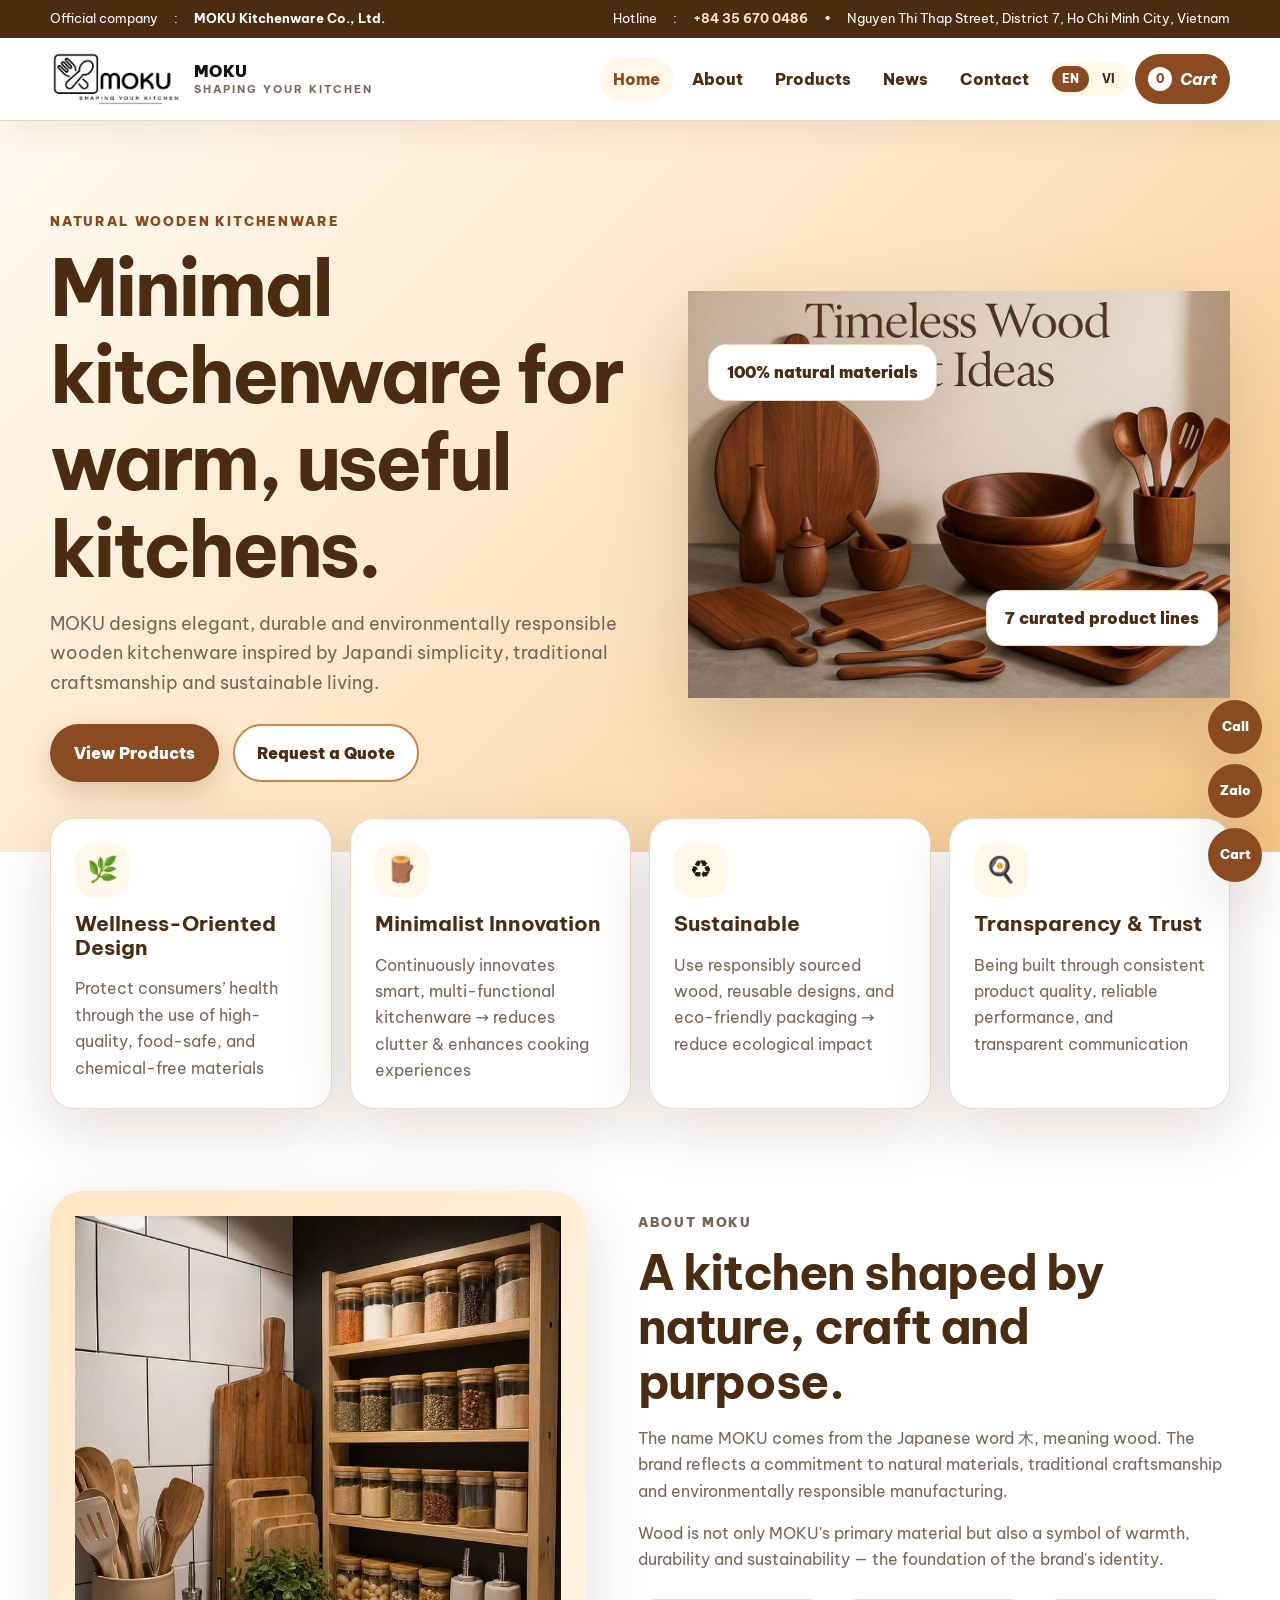
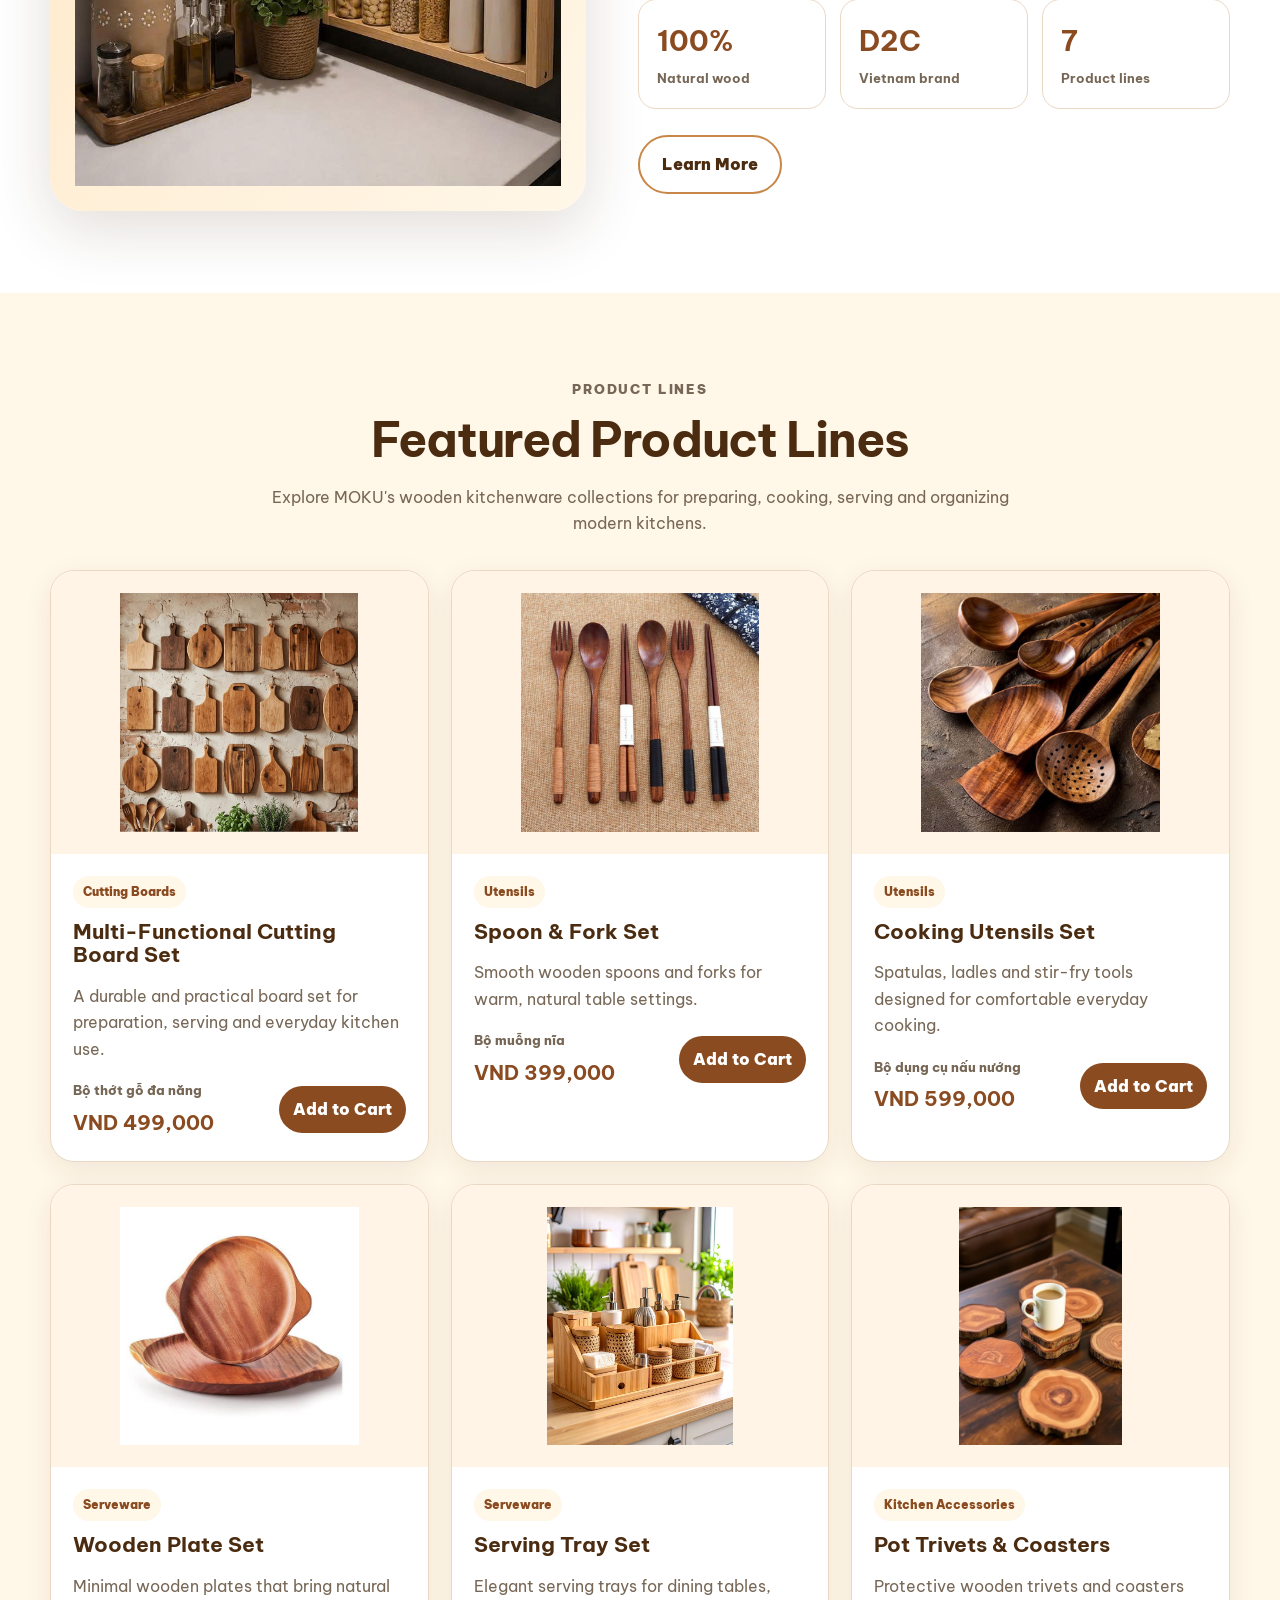
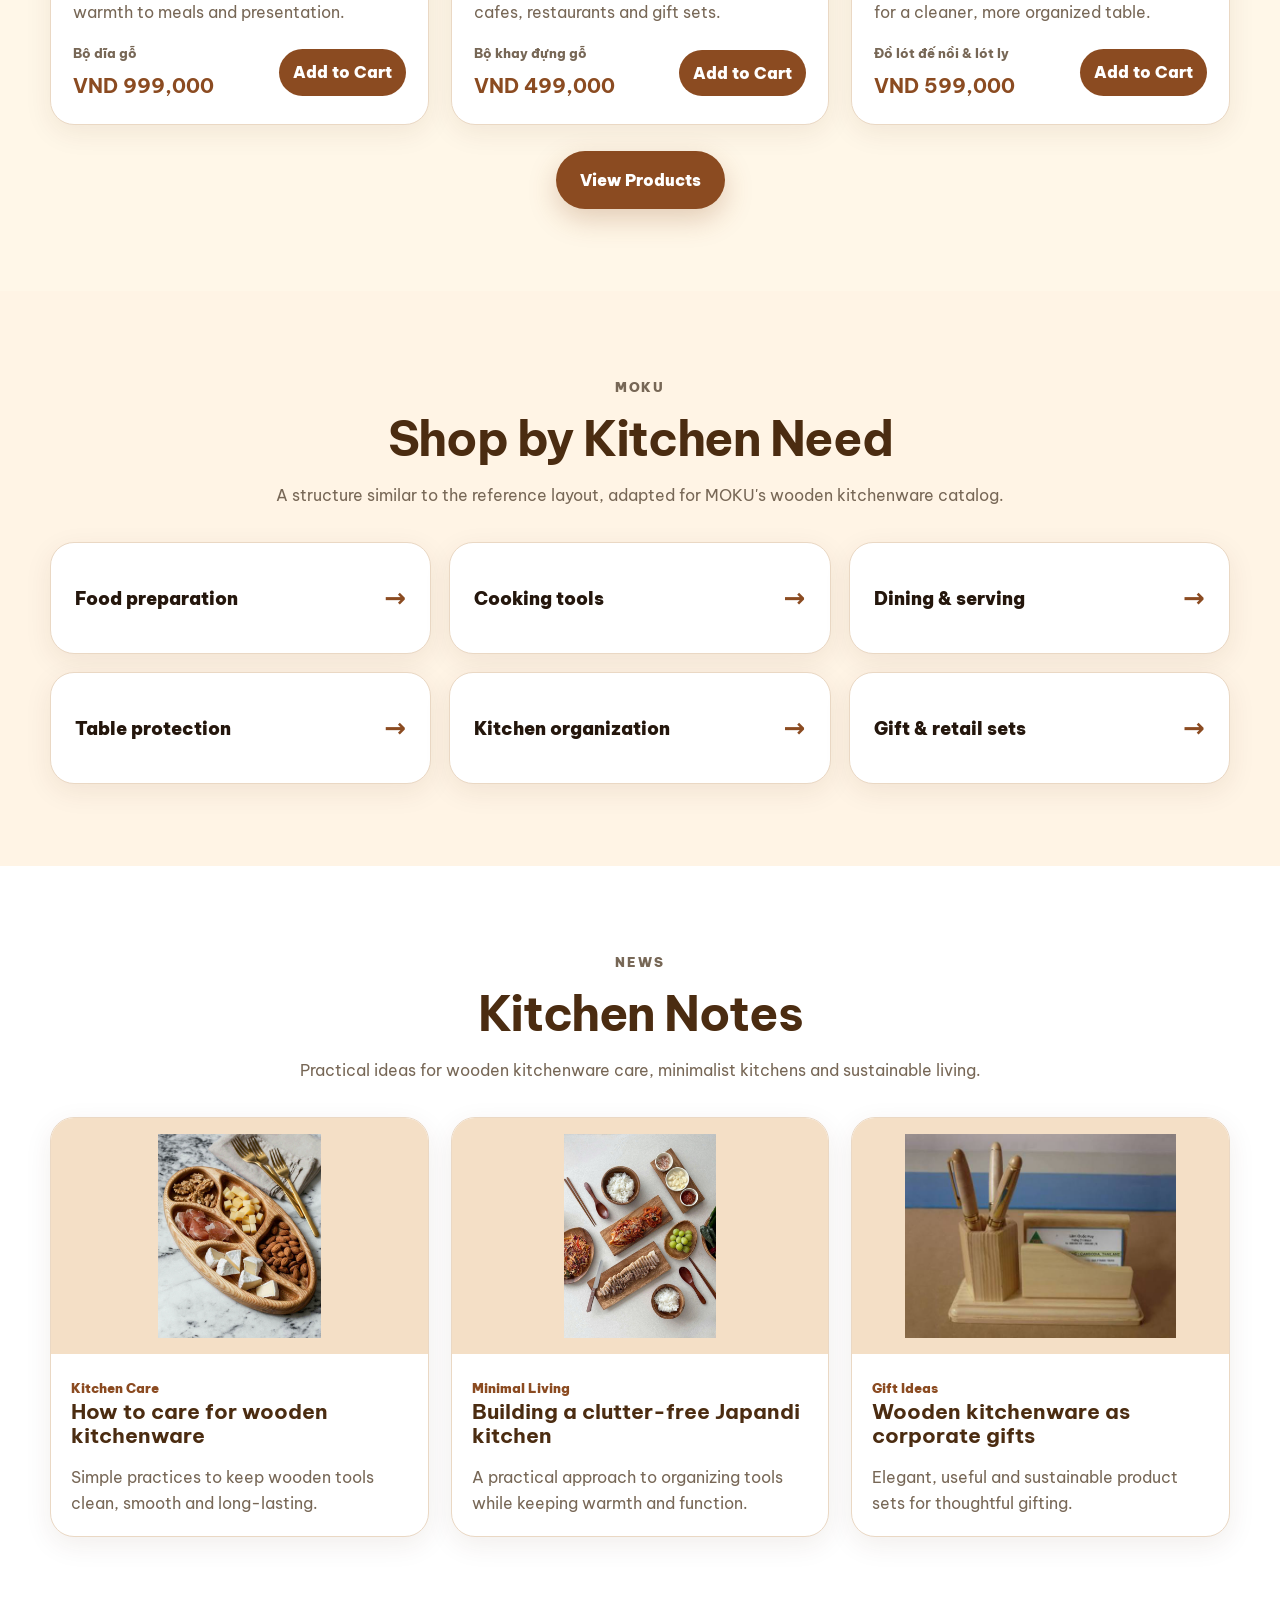
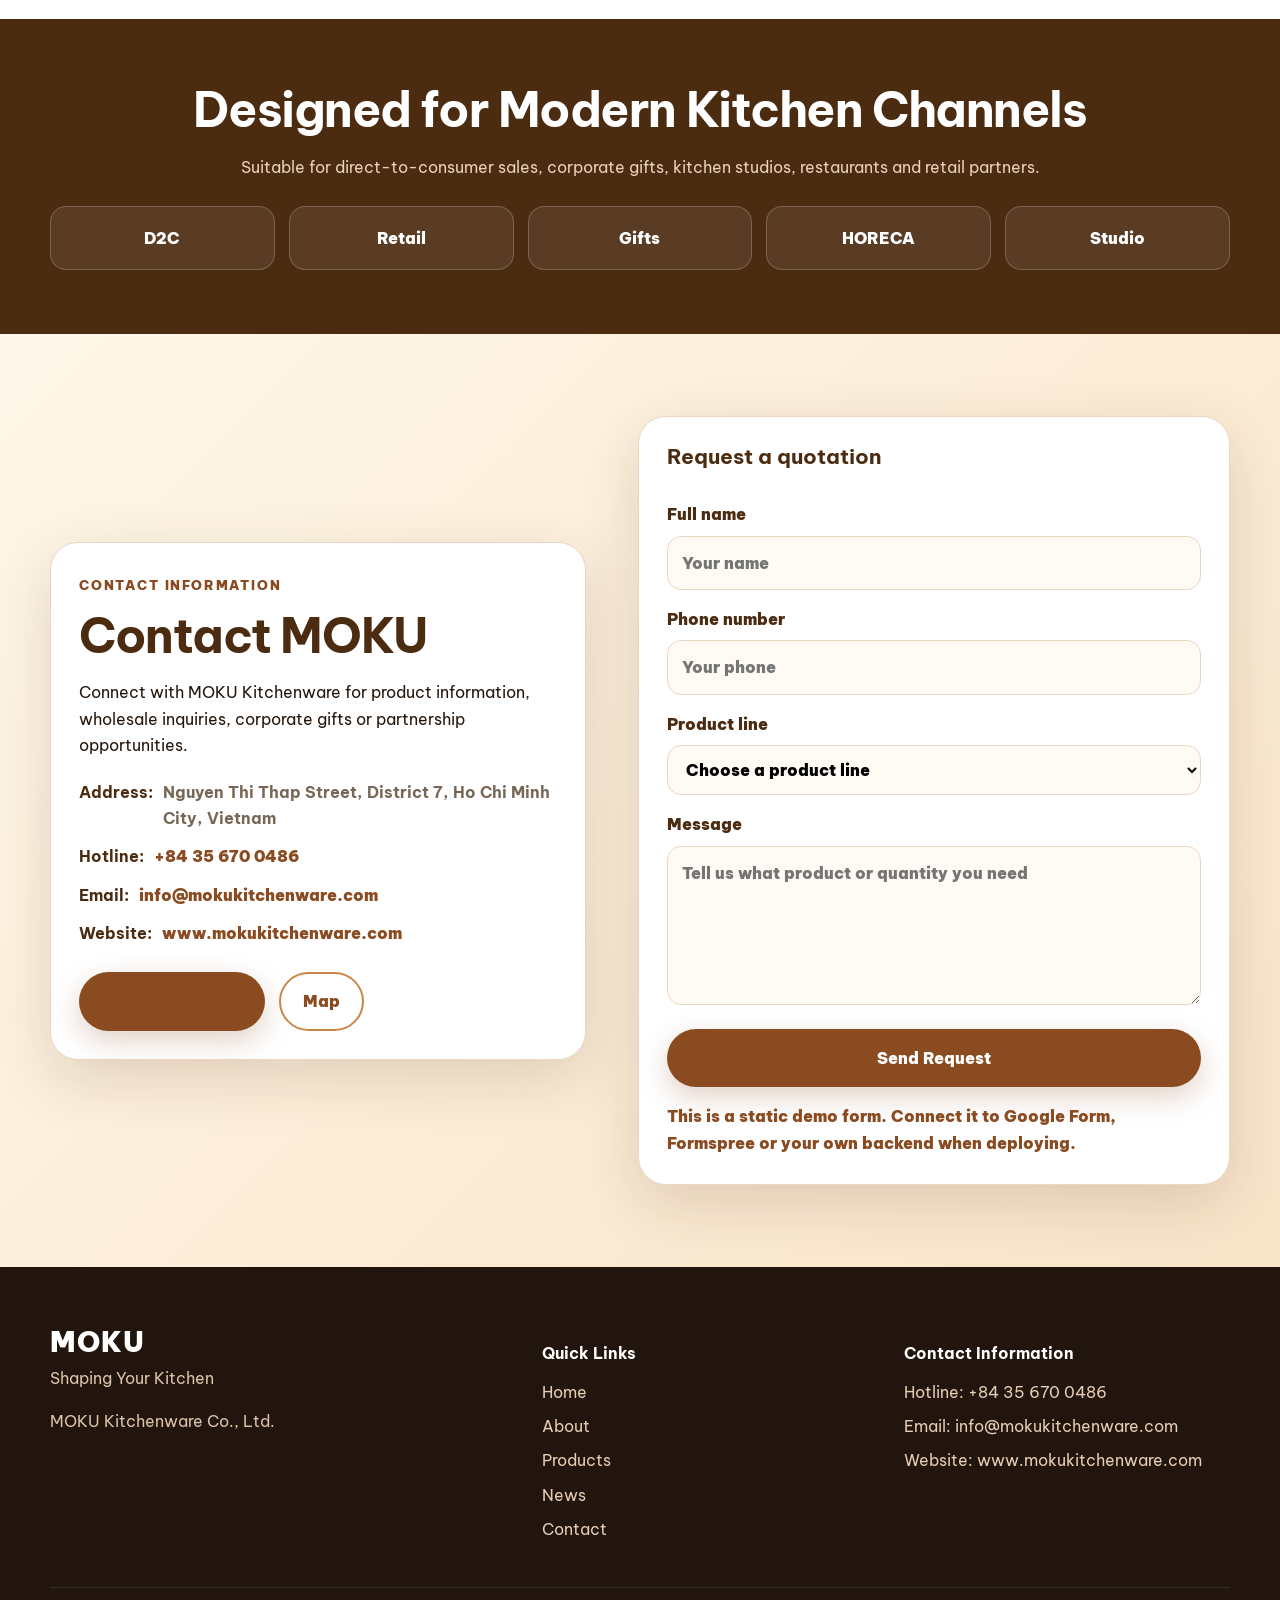
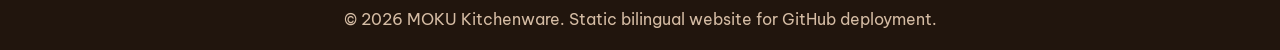
<file: index.html>
<!doctype html>
<html lang="en">
<head>
  <meta charset="utf-8">
  <meta name="viewport" content="width=device-width, initial-scale=1">
  <meta name="description" content="MOKU Kitchenware - Shaping Your Kitchen">
  <title>MOKU Kitchenware - Shaping Your Kitchen</title>
  <link rel="icon" href="assets/images/favicon.jpg">
  <link rel="preconnect" href="https://fonts.googleapis.com">
  <link rel="preconnect" href="https://fonts.gstatic.com" crossorigin>
  <link href="https://fonts.googleapis.com/css2?family=Be+Vietnam+Pro:wght@400;500;600;700;800;900&display=swap" rel="stylesheet">
  <link rel="stylesheet" href="assets/css/style.css">
</head>
<body>
  <header class="site-header" id="top">
    <div class="topbar">
      <div class="container topbar__inner">
        <div class="topbar__left"><span data-i18n="common.legalPrefix">Official company</span>: <strong class="company-name">MOKU Kitchenware Co., Ltd.</strong></div>
        <div class="topbar__right"><span data-i18n="common.hotline">Hotline</span>: <a class="phone-link company-phone" href="#">+84 35 670 0486</a><span>•</span><span class="company-address">Nguyen Thi Thap Street, District 7, Ho Chi Minh City, Vietnam</span></div>
      </div>
    </div>
    <nav class="navbar" aria-label="Main navigation">
      <div class="container navbar__inner">
        <a href="trang-chu/" class="brand" data-route="home" aria-label="MOKU Kitchenware">
          <img src="assets/images/logo.png" alt="MOKU Kitchenware" class="brand__logo">
          <span class="brand__text">MOKU <small class="brand__tag">Shaping Your Kitchen</small></span>
        </a>
        <button class="nav-toggle" id="navToggle" aria-label="Open menu" aria-expanded="false">☰</button>
        <ul class="nav-links" id="navLinks">
          <li><a href="trang-chu/" data-route="home" data-i18n="common.navHome">Home</a></li>
          <li><a href="gioi-thieu/" data-route="about" data-i18n="common.navAbout">About</a></li>
          <li class="has-dropdown">
            <a href="san-pham/" data-route="products" data-i18n="common.navProducts">Products</a>
            <ul class="dropdown">
              <li><a href="../san-pham/" data-route="products" data-product-menu="0">Multi-Functional Cutting Board Set</a></li>
              <li><a href="../san-pham/" data-route="products" data-product-menu="2">Cooking Utensils Set</a></li>
              <li><a href="../san-pham/" data-route="products" data-product-menu="4">Serving Plate &Tray Set</a></li>
              <li><a href="../san-pham/" data-route="products" data-product-menu="5">Pot Trivets & Coasters</a></li>
              <li><a href="../san-pham/" data-route="products" data-product-menu="6">Knife & Scissors Block</a></li>
            </ul>
          </li>
          <li><a href="tin-tuc/" data-route="news" data-i18n="common.navNews">News</a></li>
          <li><a href="lien-he/" data-route="contact" data-i18n="common.navContact">Contact</a></li>
          <li><div class="lang-switch" aria-label="Language"><button type="button" data-lang="en">EN</button><button type="button" data-lang="vi">VI</button></div></li>
          <li><button class="quote-basket" id="openQuote" type="button"><span id="quoteCount">0</span> <em data-i18n="common.quoteList">Quote List</em></button></li>
        </ul>
      </div>
    </nav>
  </header>

  <main id="pageRoot"></main>

  <footer class="footer">
    <div class="container footer__grid">
      <div>
        <div class="logo-word">MOKU</div>
        <p data-i18n="common.brandTagline">Shaping Your Kitchen</p>
        <p class="company-name">MOKU Kitchenware Co., Ltd.</p>
      </div>
      <div>
        <h4 data-i18n="common.quickLinks">Quick Links</h4>
        <a href="trang-chu/" data-route="home" data-i18n="common.navHome">Home</a>
        <a href="gioi-thieu/" data-route="about" data-i18n="common.navAbout">About</a>
        <a href="san-pham/" data-route="products" data-i18n="common.navProducts">Products</a>
        <a href="tin-tuc/" data-route="news" data-i18n="common.navNews">News</a>
        <a href="lien-he/" data-route="contact" data-i18n="common.navContact">Contact</a>
      </div>
      <div>
        <h4 data-i18n="common.contactInfo">Contact Information</h4>
        <a class="phone-link" href="#"><span data-i18n="common.hotline">Hotline</span>: <span class="company-phone">+84 35 670 0486</span></a>
        <a class="email-link" href="#"><span data-i18n="common.email">Email</span>: <span class="company-email">info@mokukitchenware.com</span></a>
        <a class="website-link" href="#" target="_blank" rel="noopener"><span data-i18n="common.website">Website</span>: <span class="company-website">www.mokukitchenware.com</span></a>
      </div>
    </div>
    <div class="container footer__bottom">© 2026 MOKU Kitchenware. Static bilingual website for GitHub deployment.</div>
  </footer>

  <div class="floating-actions" aria-label="Quick contact">
    <a class="phone-link" href="#" data-i18n="common.call">Call</a>
    <a class="zalo-link" href="#" target="_blank" rel="noopener" data-i18n="common.zalo">Zalo</a>
    <button id="floatQuote" type="button" data-i18n="common.quoteList">Cart</button>
  </div>

  <aside class="cart-panel" id="quotePanel" aria-hidden="true">
    <div class="cart-panel__box">
      <div class="cart-panel__header"><h3 id="quotePanelTitle">Quote List</h3><button id="closeQuote" type="button" aria-label="Close">×</button></div>
      <div class="quote-items" id="quoteItems"></div>
      <div class="cart-total"><span id="cartSubtotalLabel">Subtotal</span><strong id="cartTotal">0đ</strong></div>
      <div class="quote-actions"><button class="btn btn--primary" id="openQuoteLink" type="button">Open Quote Link</button><button class="btn btn--outline" id="clearQuote" type="button">Clear List</button></div>
    </div>
  </aside>

  <script>window.MOKU_BASE = ""; window.MOKU_PAGE = "home";</script>
  <script src="assets/js/config.js"></script>
  <script src="assets/js/content.js"></script>
  <script src="assets/js/main.js"></script>
</body>
</html>
</file>
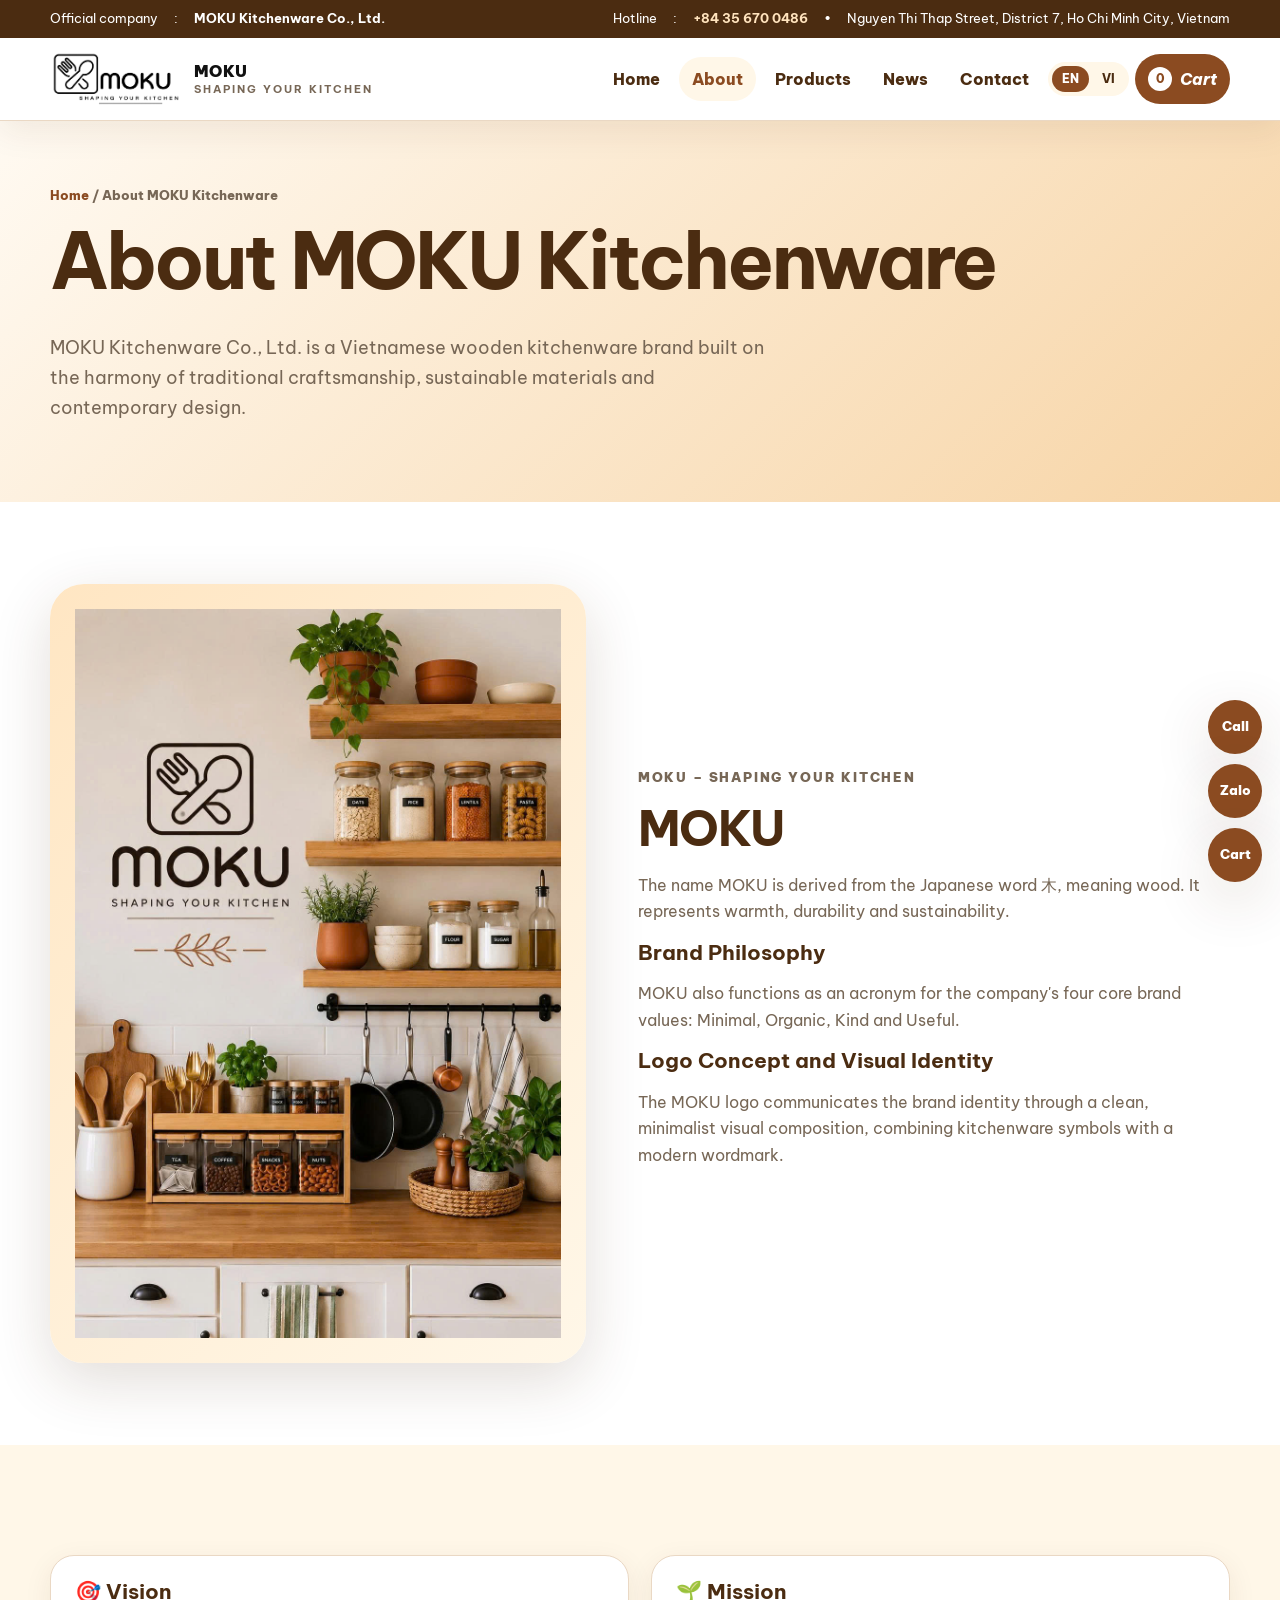
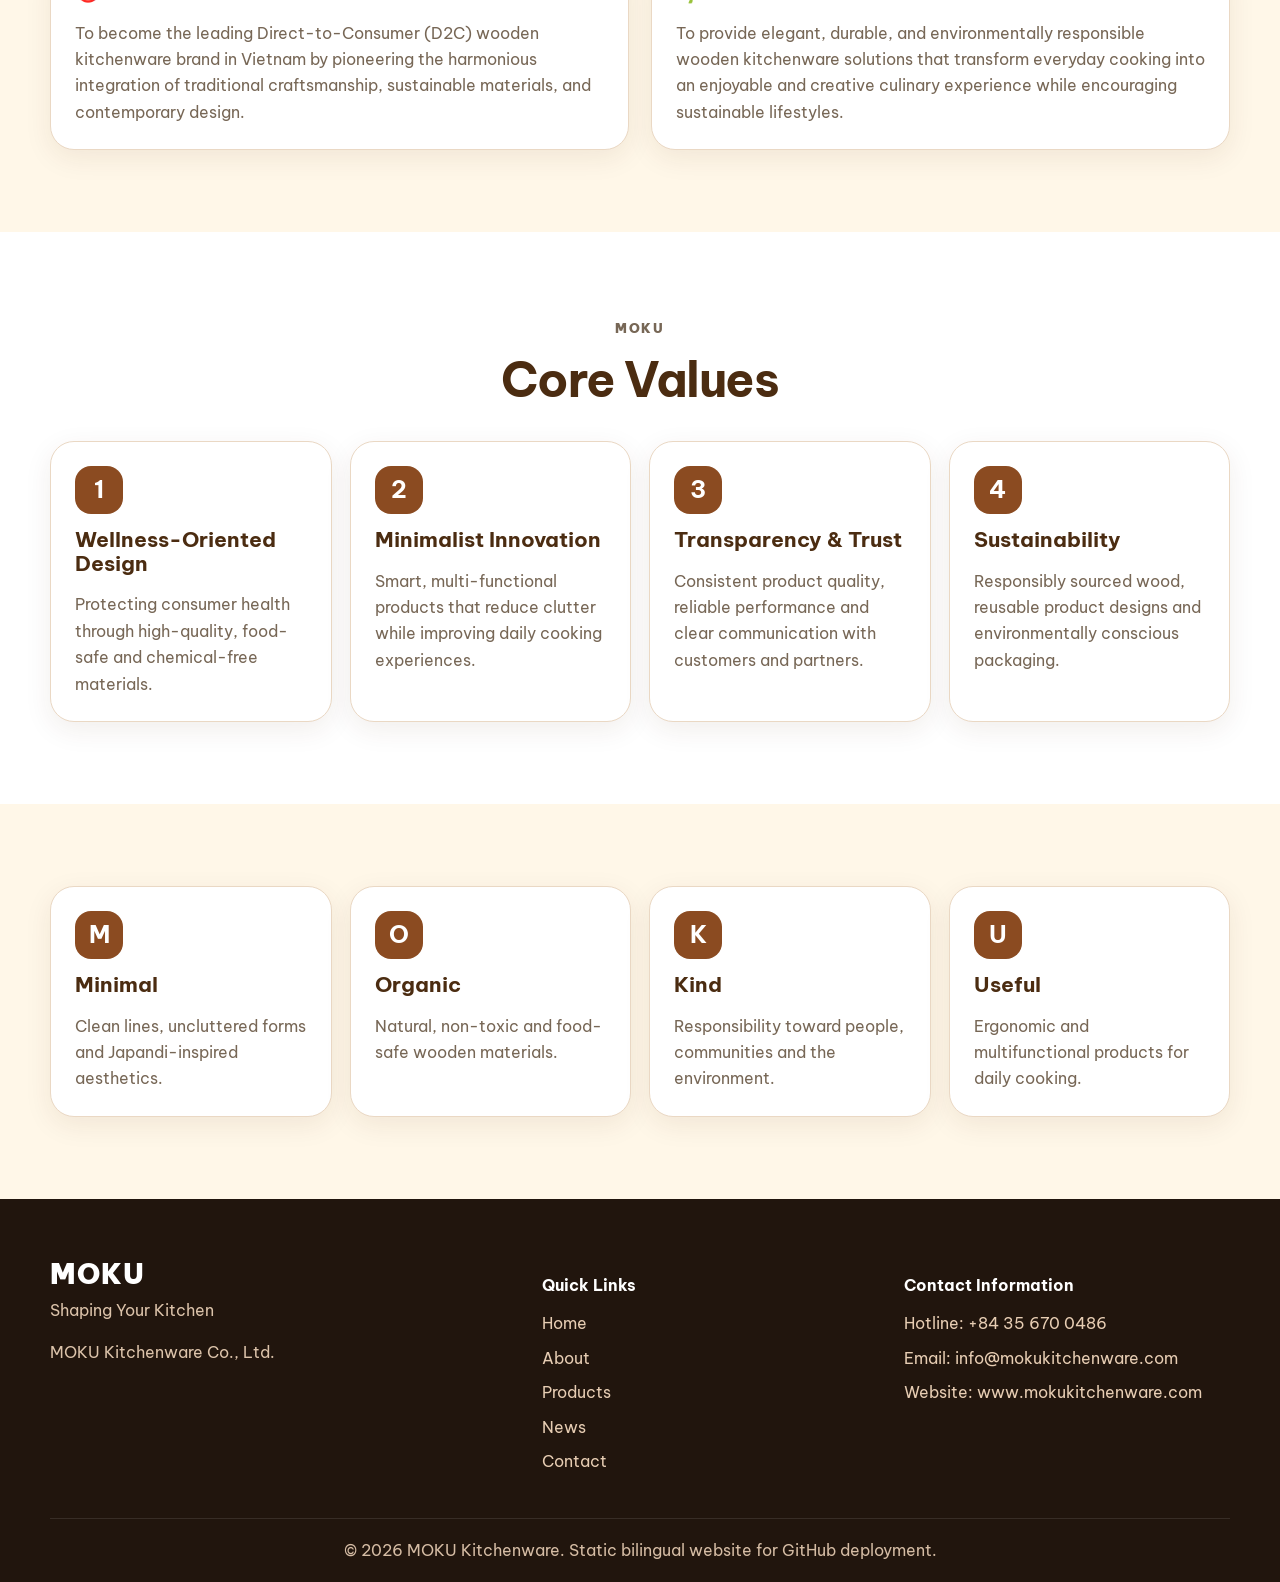
<file: gioi-thieu/index.html>
<!doctype html>
<html lang="en">
<head>
  <meta charset="utf-8">
  <meta name="viewport" content="width=device-width, initial-scale=1">
  <meta name="description" content="MOKU Kitchenware - Shaping Your Kitchen">
  <title>MOKU Kitchenware - Shaping Your Kitchen</title>
  <link rel="icon" href="../assets/images/favicon.svg">
  <link rel="preconnect" href="https://fonts.googleapis.com">
  <link rel="preconnect" href="https://fonts.gstatic.com" crossorigin>
  <link href="https://fonts.googleapis.com/css2?family=Be+Vietnam+Pro:wght@400;500;600;700;800;900&display=swap" rel="stylesheet">
  <link rel="stylesheet" href="../assets/css/style.css">
</head>
<body>
  <header class="site-header" id="top">
    <div class="topbar">
      <div class="container topbar__inner">
        <div class="topbar__left"><span data-i18n="common.legalPrefix">Official company</span>: <strong class="company-name">MOKU Kitchenware Co., Ltd.</strong></div>
        <div class="topbar__right"><span data-i18n="common.hotline">Hotline</span>: <a class="phone-link company-phone" href="#">+84 35 670 0486</a><span>•</span><span class="company-address">Nguyen Thi Thap Street, District 7, Ho Chi Minh City, Vietnam</span></div>
      </div>
    </div>
    <nav class="navbar" aria-label="Main navigation">
      <div class="container navbar__inner">
        <a href="../trang-chu/" class="brand" data-route="home" aria-label="MOKU Kitchenware">
          <img src="../assets/images/logo.png" alt="MOKU Kitchenware" class="brand__logo">
          <span class="brand__text">MOKU <small class="brand__tag">Shaping Your Kitchen</small></span>
        </a>
        <button class="nav-toggle" id="navToggle" aria-label="Open menu" aria-expanded="false">☰</button>
        <ul class="nav-links" id="navLinks">
          <li><a href="../trang-chu/" data-route="home" data-i18n="common.navHome">Home</a></li>
          <li><a href="../gioi-thieu/" data-route="about" data-i18n="common.navAbout">About</a></li>
          <li class="has-dropdown">
            <a href="../san-pham/" data-route="products" data-i18n="common.navProducts">Products</a>
            <ul class="dropdown">
              <li><a href="../san-pham/" data-route="products" data-product-menu="0">Multi-Functional Cutting Board Set</a></li>
              <li><a href="../san-pham/" data-route="products" data-product-menu="2">Cooking Utensils Set</a></li>
              <li><a href="../san-pham/" data-route="products" data-product-menu="4">Serving Plate &Tray Set</a></li>
              <li><a href="../san-pham/" data-route="products" data-product-menu="5">Pot Trivets & Coasters</a></li>
              <li><a href="../san-pham/" data-route="products" data-product-menu="6">Knife & Scissors Block</a></li>
            </ul>
          </li>
          <li><a href="../tin-tuc/" data-route="news" data-i18n="common.navNews">News</a></li>
          <li><a href="../lien-he/" data-route="contact" data-i18n="common.navContact">Contact</a></li>
          <li><div class="lang-switch" aria-label="Language"><button type="button" data-lang="en">EN</button><button type="button" data-lang="vi">VI</button></div></li>
          <li><button class="quote-basket" id="openQuote" type="button"><span id="quoteCount">0</span> <em data-i18n="common.quoteList">Quote List</em></button></li>
        </ul>
      </div>
    </nav>
  </header>

  <main id="pageRoot"></main>

  <footer class="footer">
    <div class="container footer__grid">
      <div>
        <div class="logo-word">MOKU</div>
        <p data-i18n="common.brandTagline">Shaping Your Kitchen</p>
        <p class="company-name">MOKU Kitchenware Co., Ltd.</p>
      </div>
      <div>
        <h4 data-i18n="common.quickLinks">Quick Links</h4>
        <a href="../trang-chu/" data-route="home" data-i18n="common.navHome">Home</a>
        <a href="../gioi-thieu/" data-route="about" data-i18n="common.navAbout">About</a>
        <a href="../san-pham/" data-route="products" data-i18n="common.navProducts">Products</a>
        <a href="../tin-tuc/" data-route="news" data-i18n="common.navNews">News</a>
        <a href="../lien-he/" data-route="contact" data-i18n="common.navContact">Contact</a>
      </div>
      <div>
        <h4 data-i18n="common.contactInfo">Contact Information</h4>
        <a class="phone-link" href="#"><span data-i18n="common.hotline">Hotline</span>: <span class="company-phone">+84 35 670 0486</span></a>
        <a class="email-link" href="#"><span data-i18n="common.email">Email</span>: <span class="company-email">info@mokukitchenware.com</span></a>
        <a class="website-link" href="#" target="_blank" rel="noopener"><span data-i18n="common.website">Website</span>: <span class="company-website">www.mokukitchenware.com</span></a>
      </div>
    </div>
    <div class="container footer__bottom">© 2026 MOKU Kitchenware. Static bilingual website for GitHub deployment.</div>
  </footer>

  <div class="floating-actions" aria-label="Quick contact">
    <a class="phone-link" href="#" data-i18n="common.call">Call</a>
    <a class="zalo-link" href="#" target="_blank" rel="noopener" data-i18n="common.zalo">Zalo</a>
    <button id="floatQuote" type="button" data-i18n="common.quoteList">Cart</button>
  </div>

  <aside class="cart-panel" id="quotePanel" aria-hidden="true">
    <div class="cart-panel__box">
      <div class="cart-panel__header"><h3 id="quotePanelTitle">Quote List</h3><button id="closeQuote" type="button" aria-label="Close">×</button></div>
      <div class="quote-items" id="quoteItems"></div>
      <div class="cart-total"><span id="cartSubtotalLabel">Subtotal</span><strong id="cartTotal">0đ</strong></div>
      <div class="quote-actions"><button class="btn btn--primary" id="openQuoteLink" type="button">Open Quote Link</button><button class="btn btn--outline" id="clearQuote" type="button">Clear List</button></div>
    </div>
  </aside>

  <script>window.MOKU_BASE = "../"; window.MOKU_PAGE = "about";</script>
  <script src="../assets/js/config.js"></script>
  <script src="../assets/js/content.js"></script>
  <script src="../assets/js/main.js"></script>
</body>
</html>
</file>
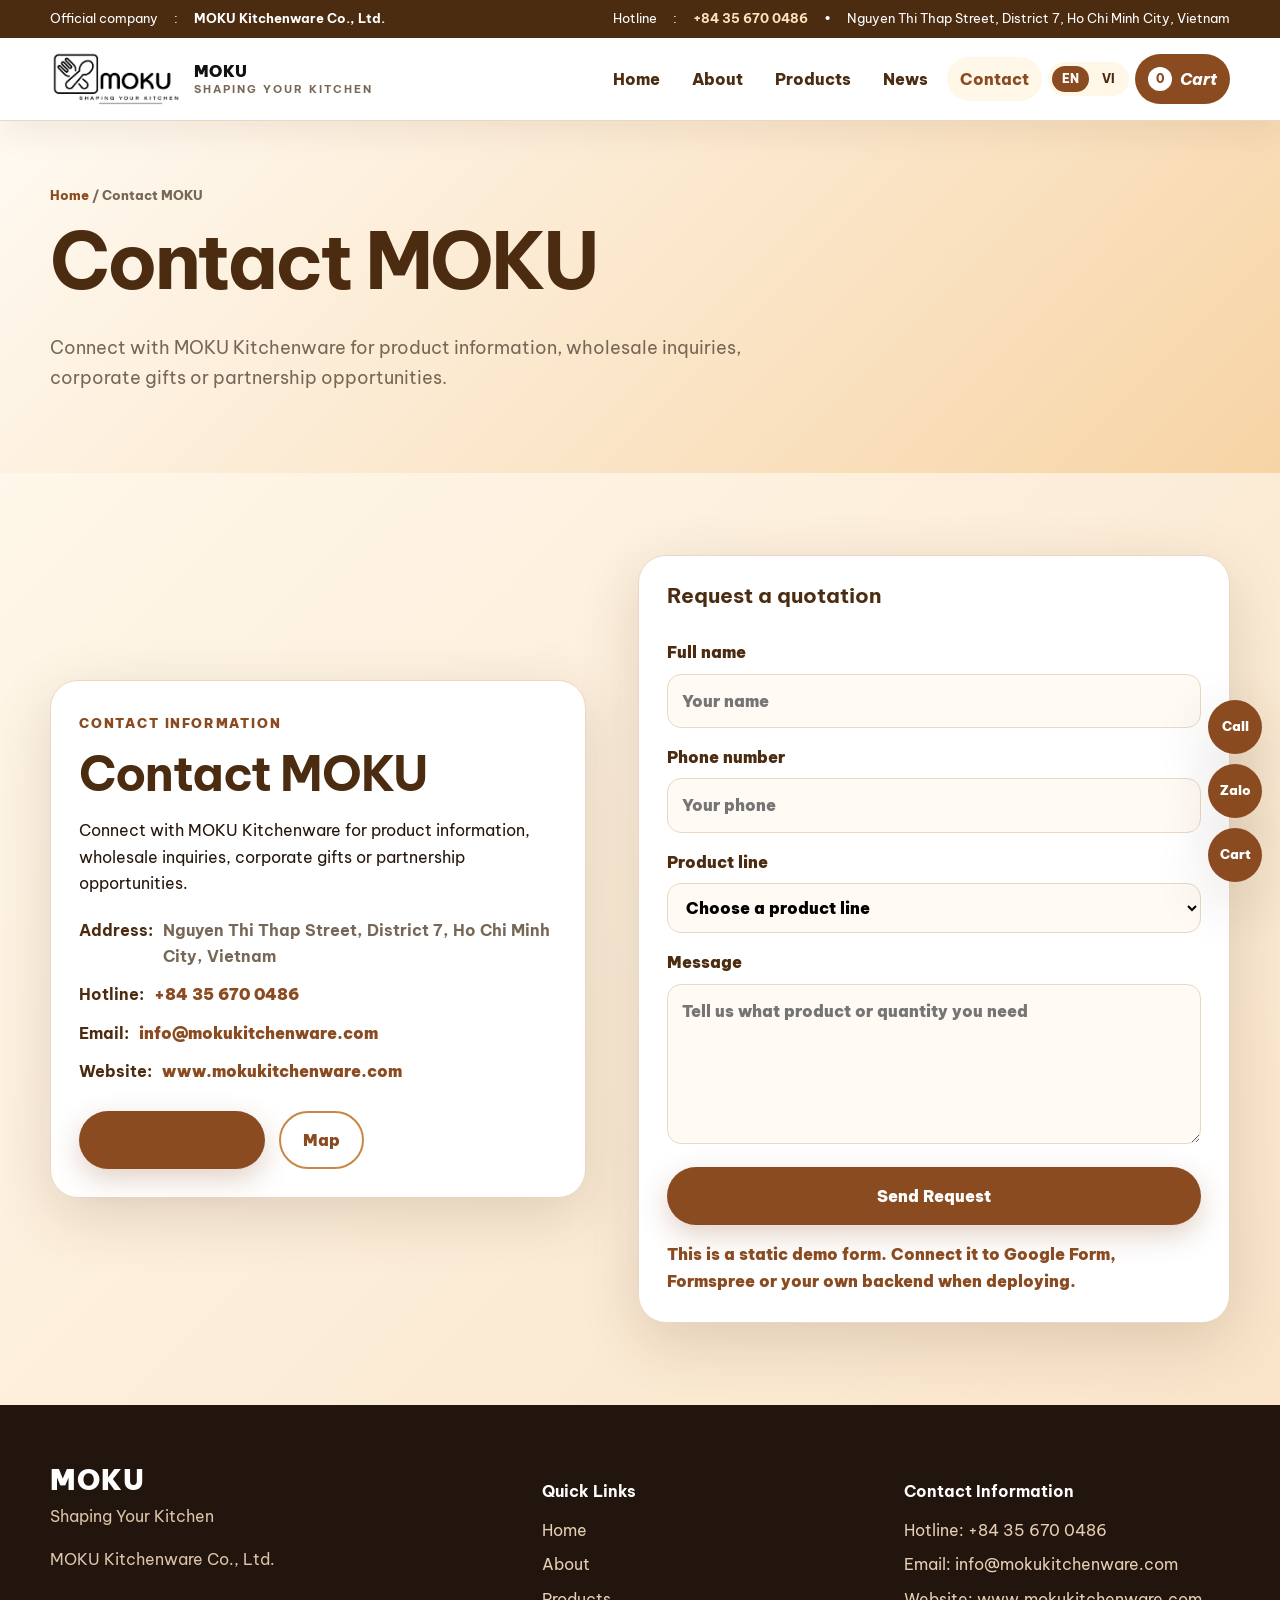
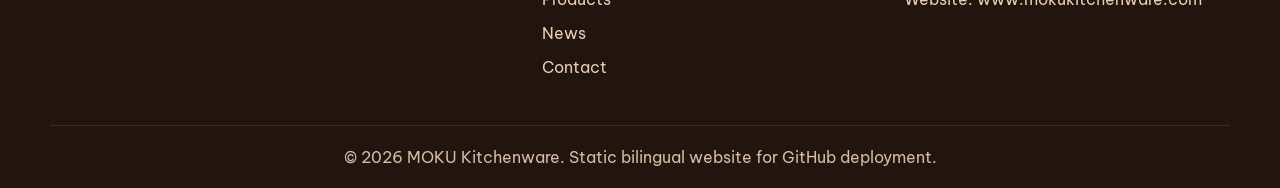
<file: lien-he/index.html>
<!doctype html>
<html lang="en">
<head>
  <meta charset="utf-8">
  <meta name="viewport" content="width=device-width, initial-scale=1">
  <meta name="description" content="MOKU Kitchenware - Shaping Your Kitchen">
  <title>MOKU Kitchenware - Shaping Your Kitchen</title>
  <link rel="icon" href="../assets/images/favicon.svg">
  <link rel="preconnect" href="https://fonts.googleapis.com">
  <link rel="preconnect" href="https://fonts.gstatic.com" crossorigin>
  <link href="https://fonts.googleapis.com/css2?family=Be+Vietnam+Pro:wght@400;500;600;700;800;900&display=swap" rel="stylesheet">
  <link rel="stylesheet" href="../assets/css/style.css">
</head>
<body>
  <header class="site-header" id="top">
    <div class="topbar">
      <div class="container topbar__inner">
        <div class="topbar__left"><span data-i18n="common.legalPrefix">Official company</span>: <strong class="company-name">MOKU Kitchenware Co., Ltd.</strong></div>
        <div class="topbar__right"><span data-i18n="common.hotline">Hotline</span>: <a class="phone-link company-phone" href="#">+84 35 670 0486</a><span>•</span><span class="company-address">Nguyen Thi Thap Street, District 7, Ho Chi Minh City, Vietnam</span></div>
      </div>
    </div>
    <nav class="navbar" aria-label="Main navigation">
      <div class="container navbar__inner">
        <a href="../trang-chu/" class="brand" data-route="home" aria-label="MOKU Kitchenware">
          <img src="../assets/images/logo.png" alt="MOKU Kitchenware" class="brand__logo">
          <span class="brand__text">MOKU <small class="brand__tag">Shaping Your Kitchen</small></span>
        </a>
        <button class="nav-toggle" id="navToggle" aria-label="Open menu" aria-expanded="false">☰</button>
        <ul class="nav-links" id="navLinks">
          <li><a href="../trang-chu/" data-route="home" data-i18n="common.navHome">Home</a></li>
          <li><a href="../gioi-thieu/" data-route="about" data-i18n="common.navAbout">About</a></li>
          <li class="has-dropdown">
            <a href="../san-pham/" data-route="products" data-i18n="common.navProducts">Products</a>
            <ul class="dropdown">
              <li><a href="../san-pham/" data-route="products" data-product-menu="0">Multi-Functional Cutting Board Set</a></li>
              <li><a href="../san-pham/" data-route="products" data-product-menu="2">Cooking Utensils Set</a></li>
              <li><a href="../san-pham/" data-route="products" data-product-menu="4">Serving Plate &Tray Set</a></li>
              <li><a href="../san-pham/" data-route="products" data-product-menu="5">Pot Trivets & Coasters</a></li>
              <li><a href="../san-pham/" data-route="products" data-product-menu="6">Knife & Scissors Block</a></li>
            </ul>
          </li>
          <li><a href="../tin-tuc/" data-route="news" data-i18n="common.navNews">News</a></li>
          <li><a href="../lien-he/" data-route="contact" data-i18n="common.navContact">Contact</a></li>
          <li><div class="lang-switch" aria-label="Language"><button type="button" data-lang="en">EN</button><button type="button" data-lang="vi">VI</button></div></li>
          <li><button class="quote-basket" id="openQuote" type="button"><span id="quoteCount">0</span> <em data-i18n="common.quoteList">Quote List</em></button></li>
        </ul>
      </div>
    </nav>
  </header>

  <main id="pageRoot"></main>

  <footer class="footer">
    <div class="container footer__grid">
      <div>
        <div class="logo-word">MOKU</div>
        <p data-i18n="common.brandTagline">Shaping Your Kitchen</p>
        <p class="company-name">MOKU Kitchenware Co., Ltd.</p>
      </div>
      <div>
        <h4 data-i18n="common.quickLinks">Quick Links</h4>
        <a href="../trang-chu/" data-route="home" data-i18n="common.navHome">Home</a>
        <a href="../gioi-thieu/" data-route="about" data-i18n="common.navAbout">About</a>
        <a href="../san-pham/" data-route="products" data-i18n="common.navProducts">Products</a>
        <a href="../tin-tuc/" data-route="news" data-i18n="common.navNews">News</a>
        <a href="../lien-he/" data-route="contact" data-i18n="common.navContact">Contact</a>
      </div>
      <div>
        <h4 data-i18n="common.contactInfo">Contact Information</h4>
        <a class="phone-link" href="#"><span data-i18n="common.hotline">Hotline</span>: <span class="company-phone">+84 35 670 0486</span></a>
        <a class="email-link" href="#"><span data-i18n="common.email">Email</span>: <span class="company-email">info@mokukitchenware.com</span></a>
        <a class="website-link" href="#" target="_blank" rel="noopener"><span data-i18n="common.website">Website</span>: <span class="company-website">www.mokukitchenware.com</span></a>
      </div>
    </div>
    <div class="container footer__bottom">© 2026 MOKU Kitchenware. Static bilingual website for GitHub deployment.</div>
  </footer>

  <div class="floating-actions" aria-label="Quick contact">
    <a class="phone-link" href="#" data-i18n="common.call">Call</a>
    <a class="zalo-link" href="#" target="_blank" rel="noopener" data-i18n="common.zalo">Zalo</a>
    <button id="floatQuote" type="button" data-i18n="common.quoteList">Cart</button>
  </div>

  <aside class="cart-panel" id="quotePanel" aria-hidden="true">
    <div class="cart-panel__box">
      <div class="cart-panel__header"><h3 id="quotePanelTitle">Quote List</h3><button id="closeQuote" type="button" aria-label="Close">×</button></div>
      <div class="quote-items" id="quoteItems"></div>
      <div class="cart-total"><span id="cartSubtotalLabel">Subtotal</span><strong id="cartTotal">0đ</strong></div>
      <div class="quote-actions"><button class="btn btn--primary" id="openQuoteLink" type="button">Open Quote Link</button><button class="btn btn--outline" id="clearQuote" type="button">Clear List</button></div>
    </div>
  </aside>

  <script>window.MOKU_BASE = "../"; window.MOKU_PAGE = "contact";</script>
  <script src="../assets/js/config.js"></script>
  <script src="../assets/js/content.js"></script>
  <script src="../assets/js/main.js"></script>
</body>
</html>
</file>
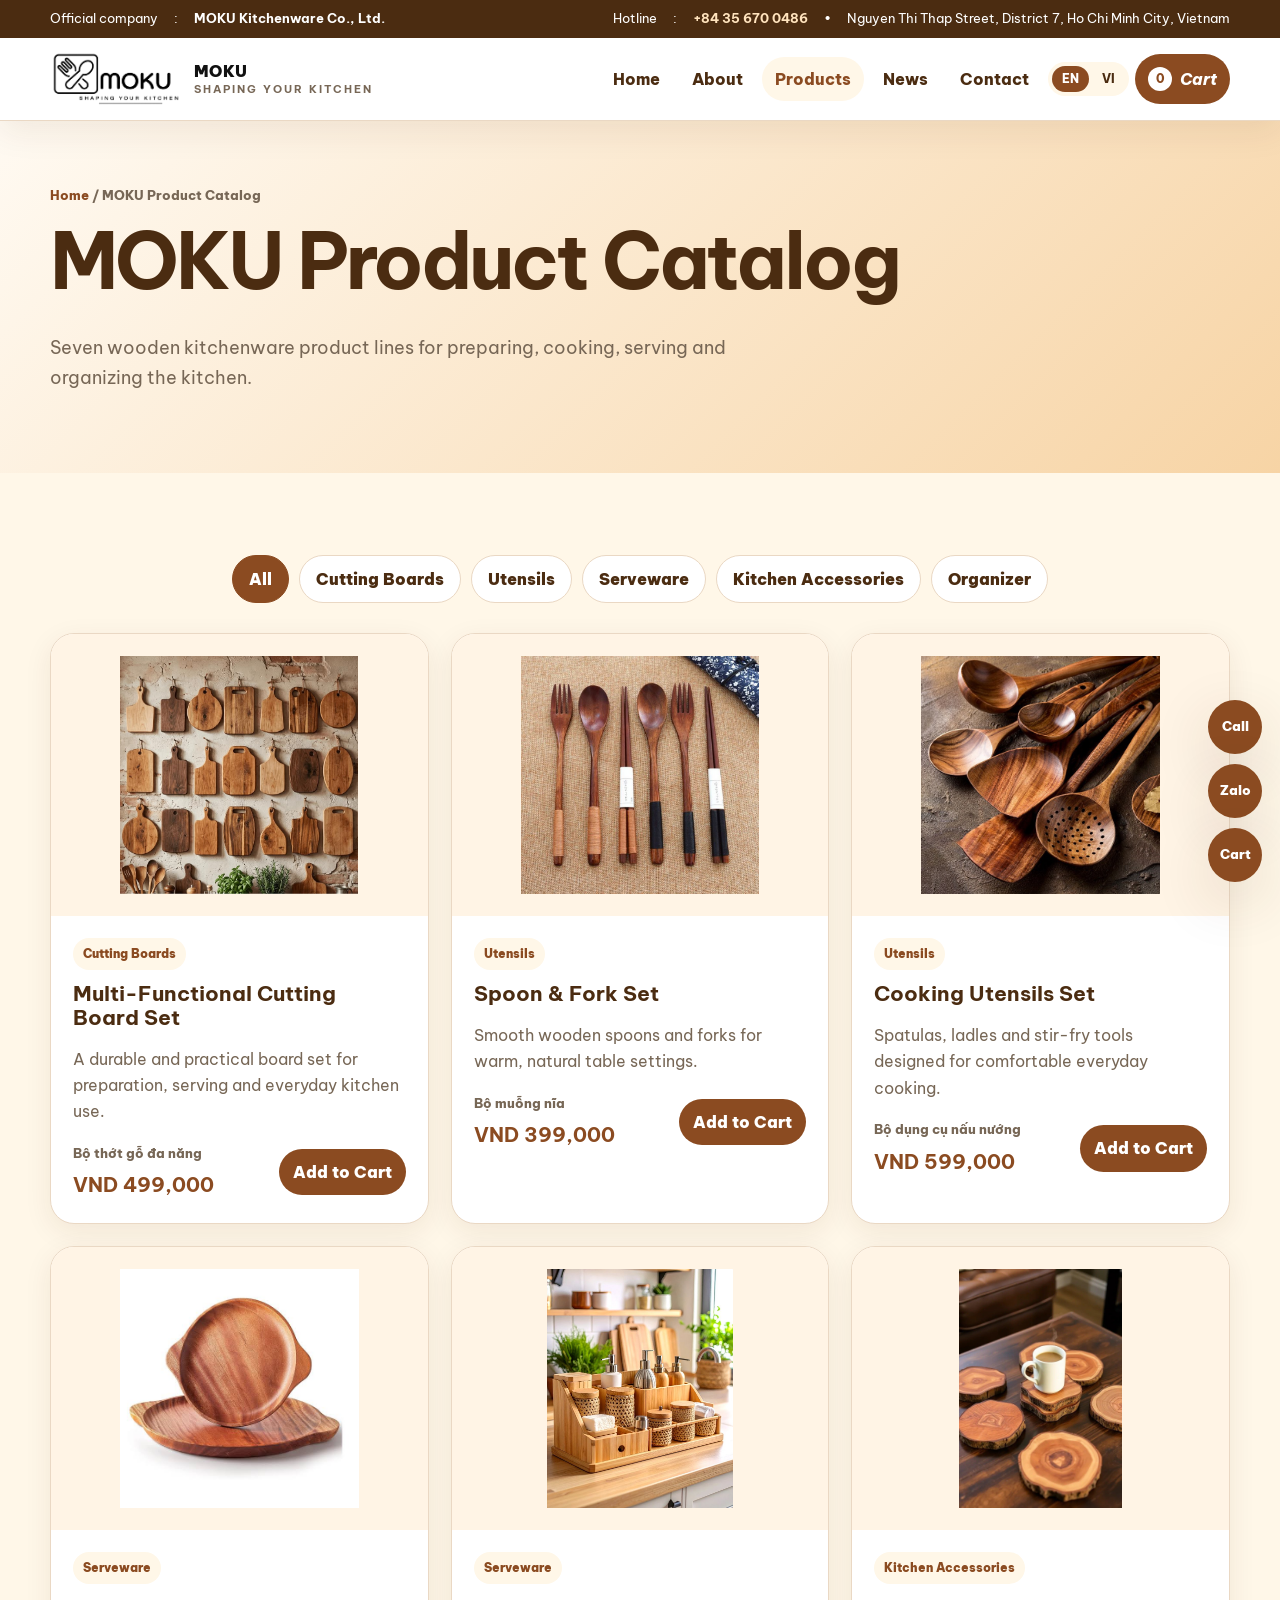
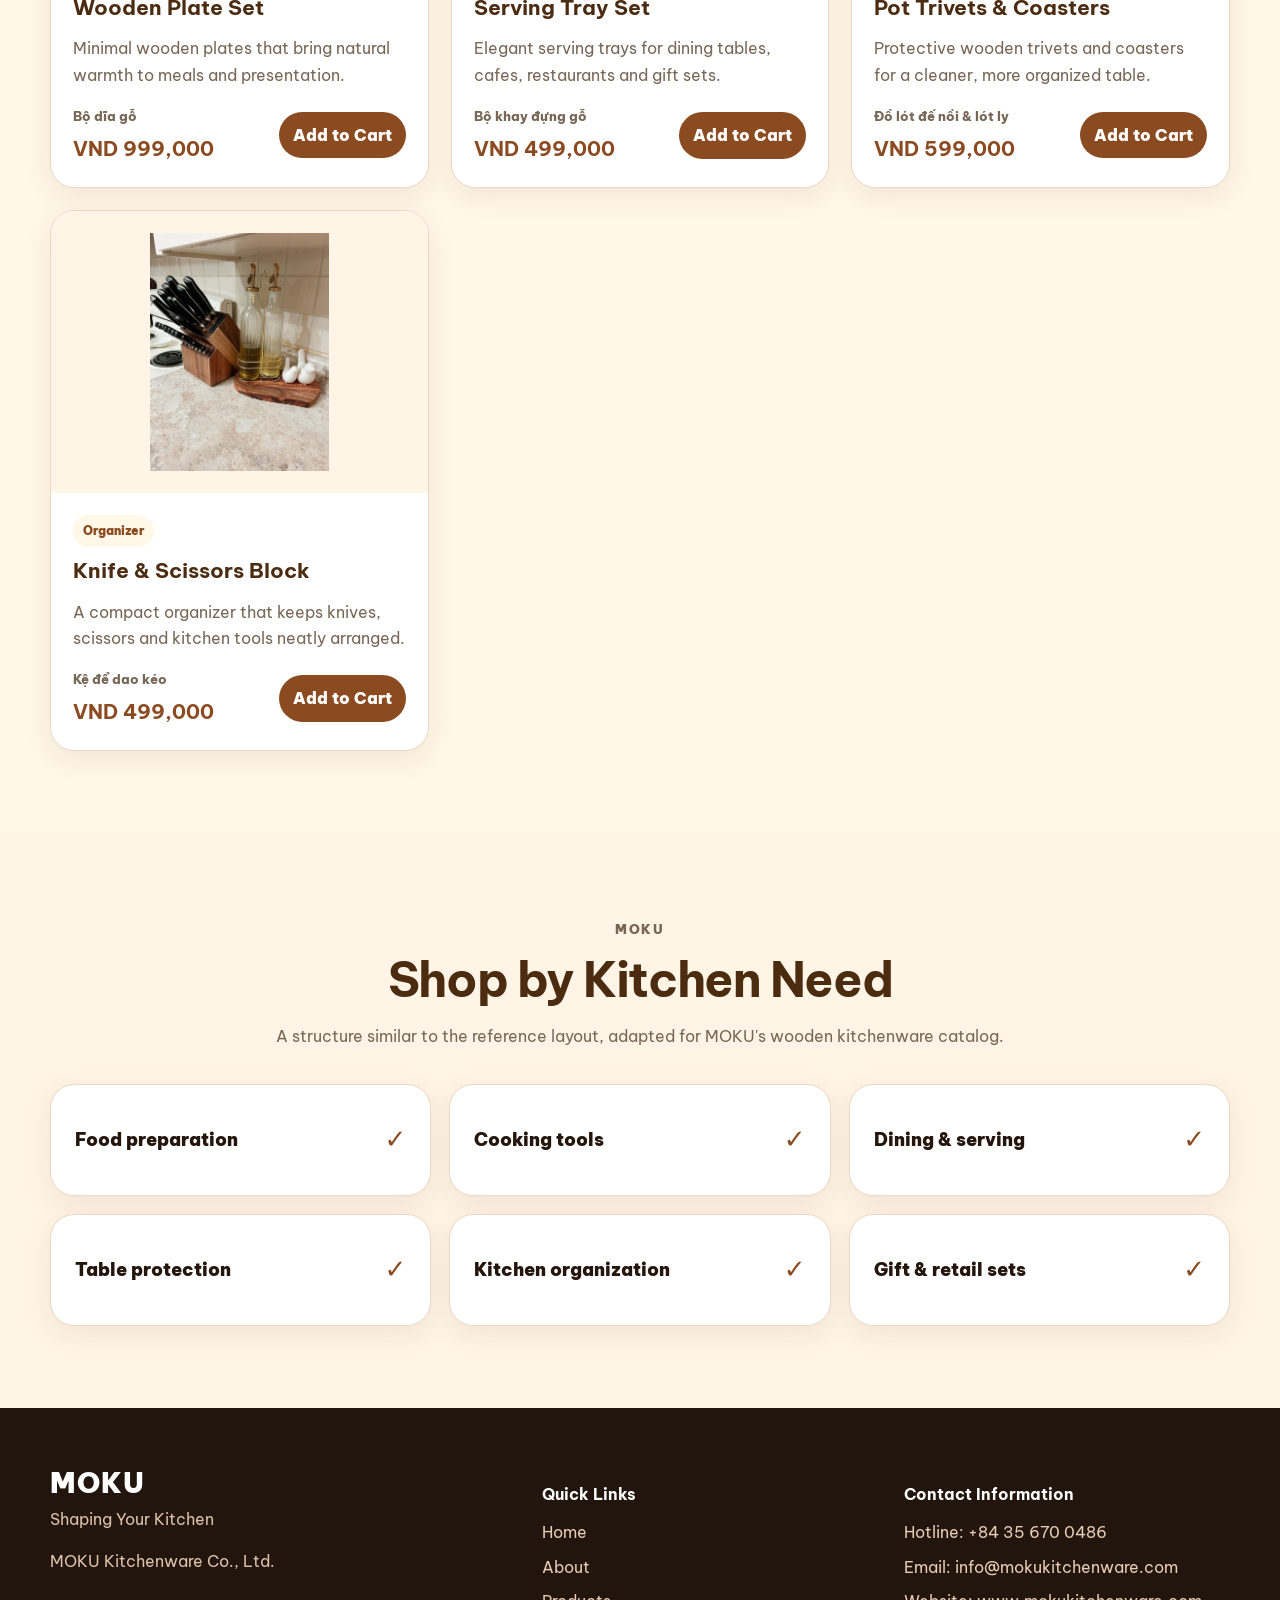
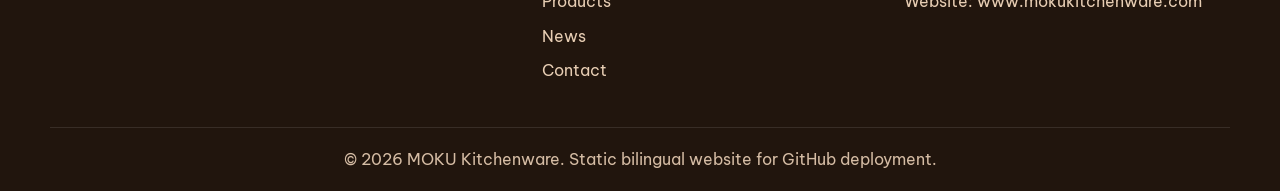
<file: san-pham/index.html>
<!doctype html>
<html lang="en">
<head>
  <meta charset="utf-8">
  <meta name="viewport" content="width=device-width, initial-scale=1">
  <meta name="description" content="MOKU Kitchenware - Shaping Your Kitchen">
  <title>MOKU Kitchenware - Shaping Your Kitchen</title>
  <link rel="icon" href="../assets/images/favicon.svg">
  <link rel="preconnect" href="https://fonts.googleapis.com">
  <link rel="preconnect" href="https://fonts.gstatic.com" crossorigin>
  <link href="https://fonts.googleapis.com/css2?family=Be+Vietnam+Pro:wght@400;500;600;700;800;900&display=swap" rel="stylesheet">
  <link rel="stylesheet" href="../assets/css/style.css">
</head>
<body>
  <header class="site-header" id="top">
    <div class="topbar">
      <div class="container topbar__inner">
        <div class="topbar__left"><span data-i18n="common.legalPrefix">Official company</span>: <strong class="company-name">MOKU Kitchenware Co., Ltd.</strong></div>
        <div class="topbar__right"><span data-i18n="common.hotline">Hotline</span>: <a class="phone-link company-phone" href="#">+84 35 670 0486</a><span>•</span><span class="company-address">Nguyen Thi Thap Street, District 7, Ho Chi Minh City, Vietnam</span></div>
      </div>
    </div>
    <nav class="navbar" aria-label="Main navigation">
      <div class="container navbar__inner">
        <a href="../trang-chu/" class="brand" data-route="home" aria-label="MOKU Kitchenware">
          <img src="../assets/images/logo.png" alt="MOKU Kitchenware" class="brand__logo">
          <span class="brand__text">MOKU <small class="brand__tag">Shaping Your Kitchen</small></span>
        </a>
        <button class="nav-toggle" id="navToggle" aria-label="Open menu" aria-expanded="false">☰</button>
        <ul class="nav-links" id="navLinks">
          <li><a href="../trang-chu/" data-route="home" data-i18n="common.navHome">Home</a></li>
          <li><a href="../gioi-thieu/" data-route="about" data-i18n="common.navAbout">About</a></li>
          <li class="has-dropdown">
            <a href="../san-pham/" data-route="products" data-i18n="common.navProducts">Products</a>
            <ul class="dropdown">
              <li><a href="../san-pham/" data-route="products" data-product-menu="0">Multi-Functional Cutting Board Set</a></li>
              <li><a href="../san-pham/" data-route="products" data-product-menu="2">Cooking Utensils Set</a></li>
              <li><a href="../san-pham/" data-route="products" data-product-menu="4">Serving Plate &Tray Set</a></li>
              <li><a href="../san-pham/" data-route="products" data-product-menu="5">Pot Trivets & Coasters</a></li>
              <li><a href="../san-pham/" data-route="products" data-product-menu="6">Knife & Scissors Block</a></li>
            </ul>
          </li>
          <li><a href="../tin-tuc/" data-route="news" data-i18n="common.navNews">News</a></li>
          <li><a href="../lien-he/" data-route="contact" data-i18n="common.navContact">Contact</a></li>
          <li><div class="lang-switch" aria-label="Language"><button type="button" data-lang="en">EN</button><button type="button" data-lang="vi">VI</button></div></li>
          <li><button class="quote-basket" id="openQuote" type="button"><span id="quoteCount">0</span> <em data-i18n="common.quoteList">Quote List</em></button></li>
        </ul>
      </div>
    </nav>
  </header>

  <main id="pageRoot"></main>

  <footer class="footer">
    <div class="container footer__grid">
      <div>
        <div class="logo-word">MOKU</div>
        <p data-i18n="common.brandTagline">Shaping Your Kitchen</p>
        <p class="company-name">MOKU Kitchenware Co., Ltd.</p>
      </div>
      <div>
        <h4 data-i18n="common.quickLinks">Quick Links</h4>
        <a href="../trang-chu/" data-route="home" data-i18n="common.navHome">Home</a>
        <a href="../gioi-thieu/" data-route="about" data-i18n="common.navAbout">About</a>
        <a href="../san-pham/" data-route="products" data-i18n="common.navProducts">Products</a>
        <a href="../tin-tuc/" data-route="news" data-i18n="common.navNews">News</a>
        <a href="../lien-he/" data-route="contact" data-i18n="common.navContact">Contact</a>
      </div>
      <div>
        <h4 data-i18n="common.contactInfo">Contact Information</h4>
        <a class="phone-link" href="#"><span data-i18n="common.hotline">Hotline</span>: <span class="company-phone">+84 35 670 0486</span></a>
        <a class="email-link" href="#"><span data-i18n="common.email">Email</span>: <span class="company-email">info@mokukitchenware.com</span></a>
        <a class="website-link" href="#" target="_blank" rel="noopener"><span data-i18n="common.website">Website</span>: <span class="company-website">www.mokukitchenware.com</span></a>
      </div>
    </div>
    <div class="container footer__bottom">© 2026 MOKU Kitchenware. Static bilingual website for GitHub deployment.</div>
  </footer>

  <div class="floating-actions" aria-label="Quick contact">
    <a class="phone-link" href="#" data-i18n="common.call">Call</a>
    <a class="zalo-link" href="#" target="_blank" rel="noopener" data-i18n="common.zalo">Zalo</a>
    <button id="floatQuote" type="button" data-i18n="common.quoteList">Cart</button>
  </div>

  <aside class="cart-panel" id="quotePanel" aria-hidden="true">
    <div class="cart-panel__box">
      <div class="cart-panel__header"><h3 id="quotePanelTitle">Quote List</h3><button id="closeQuote" type="button" aria-label="Close">×</button></div>
      <div class="quote-items" id="quoteItems"></div>
      <div class="cart-total"><span id="cartSubtotalLabel">Subtotal</span><strong id="cartTotal">0đ</strong></div>
      <div class="quote-actions"><button class="btn btn--primary" id="openQuoteLink" type="button">Open Quote Link</button><button class="btn btn--outline" id="clearQuote" type="button">Clear List</button></div>
    </div>
  </aside>

  <script>window.MOKU_BASE = "../"; window.MOKU_PAGE = "products";</script>
  <script src="../assets/js/config.js"></script>
  <script src="../assets/js/content.js"></script>
  <script src="../assets/js/main.js"></script>
</body>
</html>
</file>
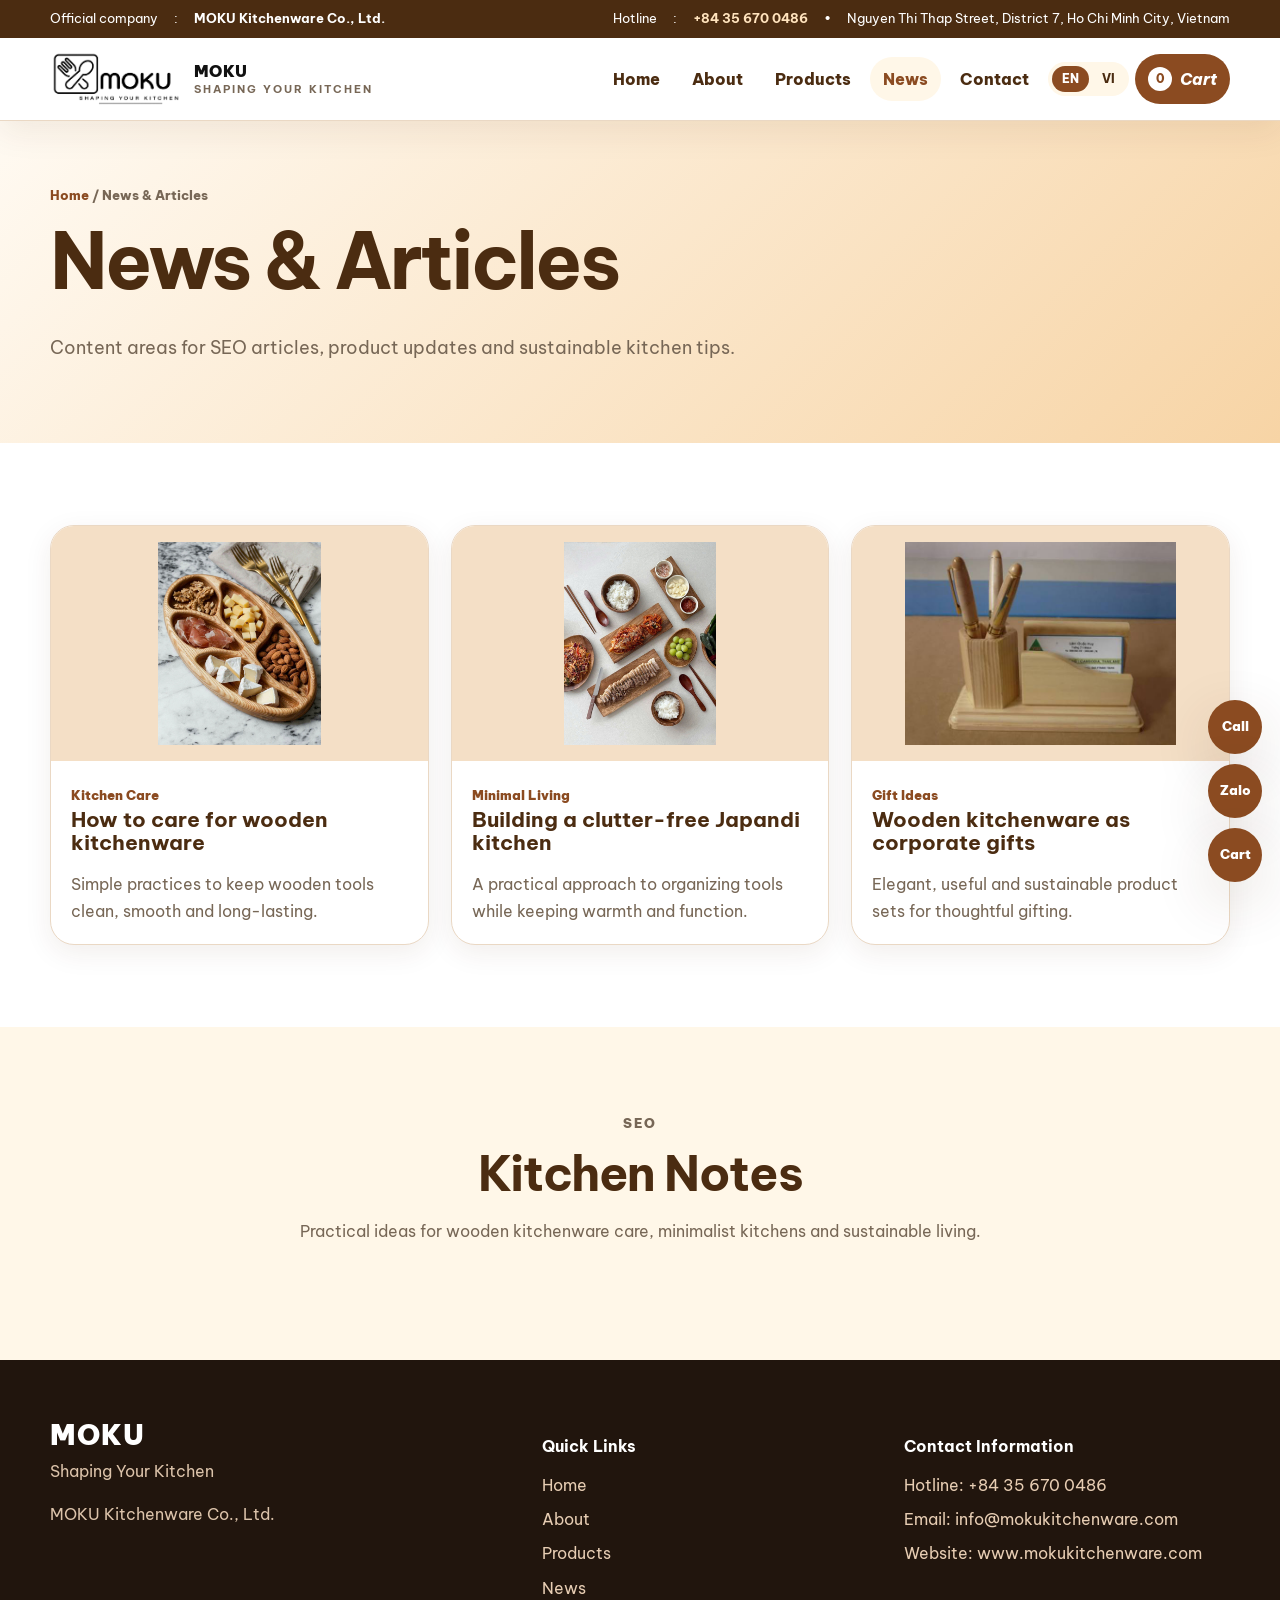
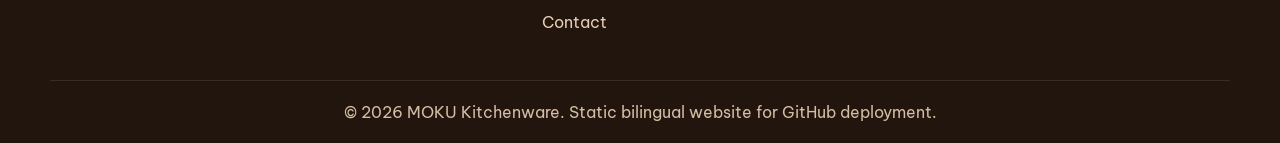
<file: tin-tuc/index.html>
<!doctype html>
<html lang="en">
<head>
  <meta charset="utf-8">
  <meta name="viewport" content="width=device-width, initial-scale=1">
  <meta name="description" content="MOKU Kitchenware - Shaping Your Kitchen">
  <title>MOKU Kitchenware - Shaping Your Kitchen</title>
  <link rel="icon" href="../assets/images/favicon.svg">
  <link rel="preconnect" href="https://fonts.googleapis.com">
  <link rel="preconnect" href="https://fonts.gstatic.com" crossorigin>
  <link href="https://fonts.googleapis.com/css2?family=Be+Vietnam+Pro:wght@400;500;600;700;800;900&display=swap" rel="stylesheet">
  <link rel="stylesheet" href="../assets/css/style.css">
</head>
<body>
  <header class="site-header" id="top">
    <div class="topbar">
      <div class="container topbar__inner">
        <div class="topbar__left"><span data-i18n="common.legalPrefix">Official company</span>: <strong class="company-name">MOKU Kitchenware Co., Ltd.</strong></div>
        <div class="topbar__right"><span data-i18n="common.hotline">Hotline</span>: <a class="phone-link company-phone" href="#">+84 35 670 0486</a><span>•</span><span class="company-address">Nguyen Thi Thap Street, District 7, Ho Chi Minh City, Vietnam</span></div>
      </div>
    </div>
    <nav class="navbar" aria-label="Main navigation">
      <div class="container navbar__inner">
        <a href="../trang-chu/" class="brand" data-route="home" aria-label="MOKU Kitchenware">
          <img src="../assets/images/logo.png" alt="MOKU Kitchenware" class="brand__logo">
          <span class="brand__text">MOKU <small class="brand__tag">Shaping Your Kitchen</small></span>
        </a>
        <button class="nav-toggle" id="navToggle" aria-label="Open menu" aria-expanded="false">☰</button>
        <ul class="nav-links" id="navLinks">
          <li><a href="../trang-chu/" data-route="home" data-i18n="common.navHome">Home</a></li>
          <li><a href="../gioi-thieu/" data-route="about" data-i18n="common.navAbout">About</a></li>
          <li class="has-dropdown">
            <a href="../san-pham/" data-route="products" data-i18n="common.navProducts">Products</a>
            <ul class="dropdown">
              <li><a href="../san-pham/" data-route="products" data-product-menu="0">Multi-Functional Cutting Board Set</a></li>
              <li><a href="../san-pham/" data-route="products" data-product-menu="2">Cooking Utensils Set</a></li>
              <li><a href="../san-pham/" data-route="products" data-product-menu="4">Serving Plate &Tray Set</a></li>
              <li><a href="../san-pham/" data-route="products" data-product-menu="5">Pot Trivets & Coasters</a></li>
              <li><a href="../san-pham/" data-route="products" data-product-menu="6">Knife & Scissors Block</a></li>
            </ul>
          </li>
          <li><a href="../tin-tuc/" data-route="news" data-i18n="common.navNews">News</a></li>
          <li><a href="../lien-he/" data-route="contact" data-i18n="common.navContact">Contact</a></li>
          <li><div class="lang-switch" aria-label="Language"><button type="button" data-lang="en">EN</button><button type="button" data-lang="vi">VI</button></div></li>
          <li><button class="quote-basket" id="openQuote" type="button"><span id="quoteCount">0</span> <em data-i18n="common.quoteList">Quote List</em></button></li>
        </ul>
      </div>
    </nav>
  </header>

  <main id="pageRoot"></main>

  <footer class="footer">
    <div class="container footer__grid">
      <div>
        <div class="logo-word">MOKU</div>
        <p data-i18n="common.brandTagline">Shaping Your Kitchen</p>
        <p class="company-name">MOKU Kitchenware Co., Ltd.</p>
      </div>
      <div>
        <h4 data-i18n="common.quickLinks">Quick Links</h4>
        <a href="../trang-chu/" data-route="home" data-i18n="common.navHome">Home</a>
        <a href="../gioi-thieu/" data-route="about" data-i18n="common.navAbout">About</a>
        <a href="../san-pham/" data-route="products" data-i18n="common.navProducts">Products</a>
        <a href="../tin-tuc/" data-route="news" data-i18n="common.navNews">News</a>
        <a href="../lien-he/" data-route="contact" data-i18n="common.navContact">Contact</a>
      </div>
      <div>
        <h4 data-i18n="common.contactInfo">Contact Information</h4>
        <a class="phone-link" href="#"><span data-i18n="common.hotline">Hotline</span>: <span class="company-phone">+84 35 670 0486</span></a>
        <a class="email-link" href="#"><span data-i18n="common.email">Email</span>: <span class="company-email">info@mokukitchenware.com</span></a>
        <a class="website-link" href="#" target="_blank" rel="noopener"><span data-i18n="common.website">Website</span>: <span class="company-website">www.mokukitchenware.com</span></a>
      </div>
    </div>
    <div class="container footer__bottom">© 2026 MOKU Kitchenware. Static bilingual website for GitHub deployment.</div>
  </footer>

  <div class="floating-actions" aria-label="Quick contact">
    <a class="phone-link" href="#" data-i18n="common.call">Call</a>
    <a class="zalo-link" href="#" target="_blank" rel="noopener" data-i18n="common.zalo">Zalo</a>
    <button id="floatQuote" type="button" data-i18n="common.quoteList">Cart</button>
  </div>

  <aside class="cart-panel" id="quotePanel" aria-hidden="true">
    <div class="cart-panel__box">
      <div class="cart-panel__header"><h3 id="quotePanelTitle">Quote List</h3><button id="closeQuote" type="button" aria-label="Close">×</button></div>
      <div class="quote-items" id="quoteItems"></div>
      <div class="cart-total"><span id="cartSubtotalLabel">Subtotal</span><strong id="cartTotal">0đ</strong></div>
      <div class="quote-actions"><button class="btn btn--primary" id="openQuoteLink" type="button">Open Quote Link</button><button class="btn btn--outline" id="clearQuote" type="button">Clear List</button></div>
    </div>
  </aside>

  <script>window.MOKU_BASE = "../"; window.MOKU_PAGE = "news";</script>
  <script src="../assets/js/config.js"></script>
  <script src="../assets/js/content.js"></script>
  <script src="../assets/js/main.js"></script>
</body>
</html>
</file>
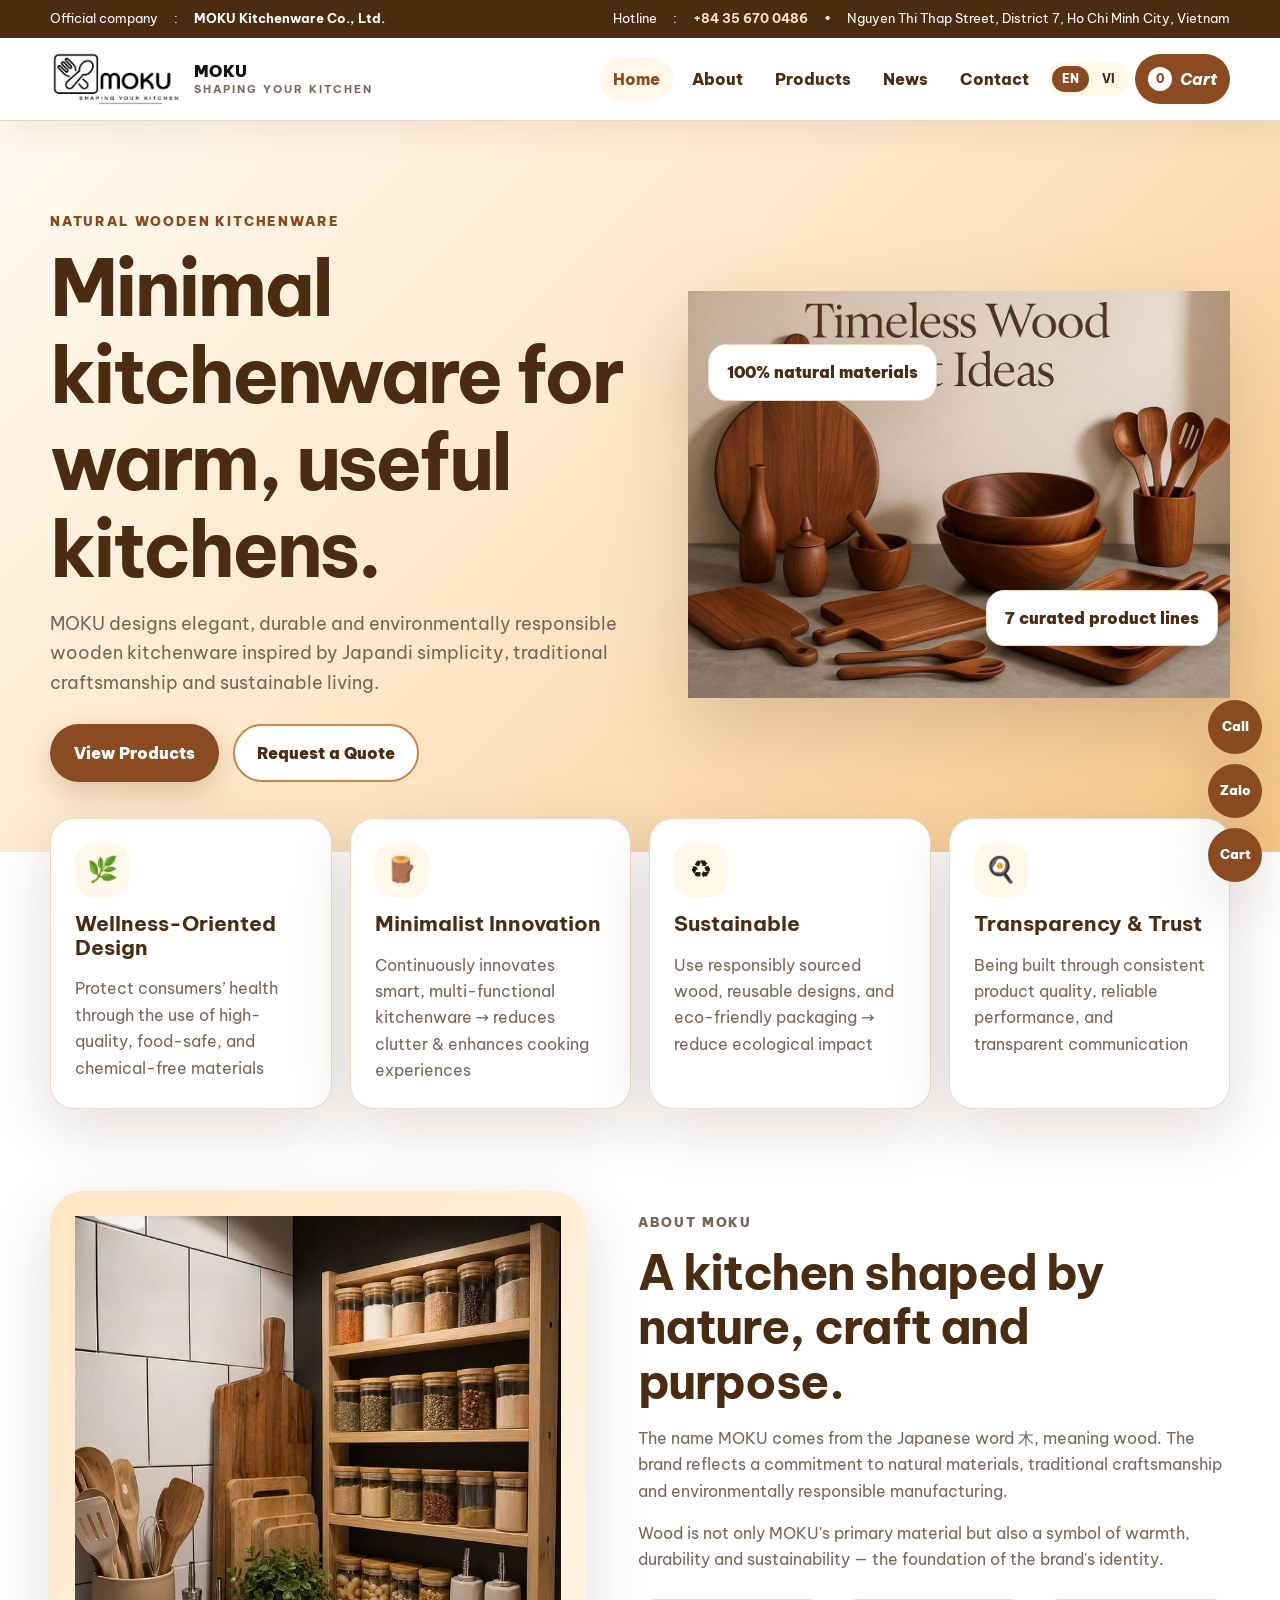
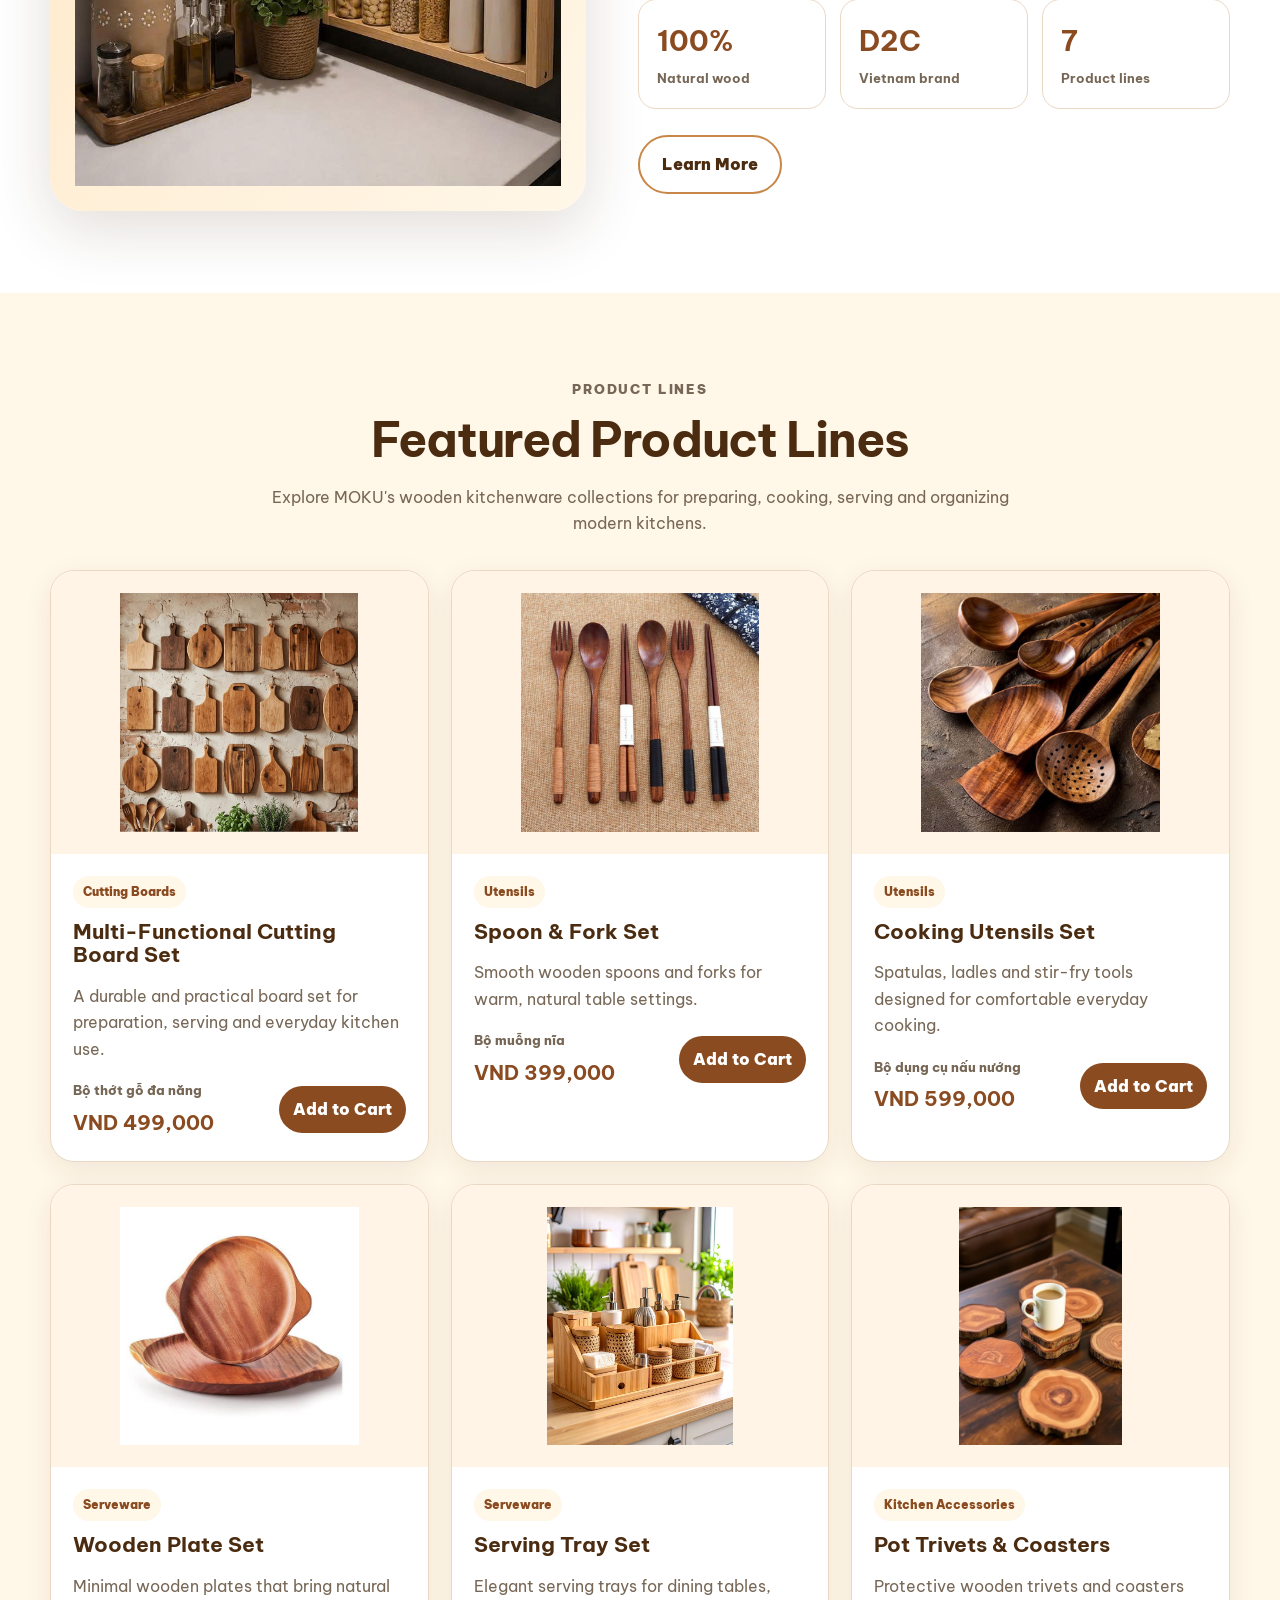
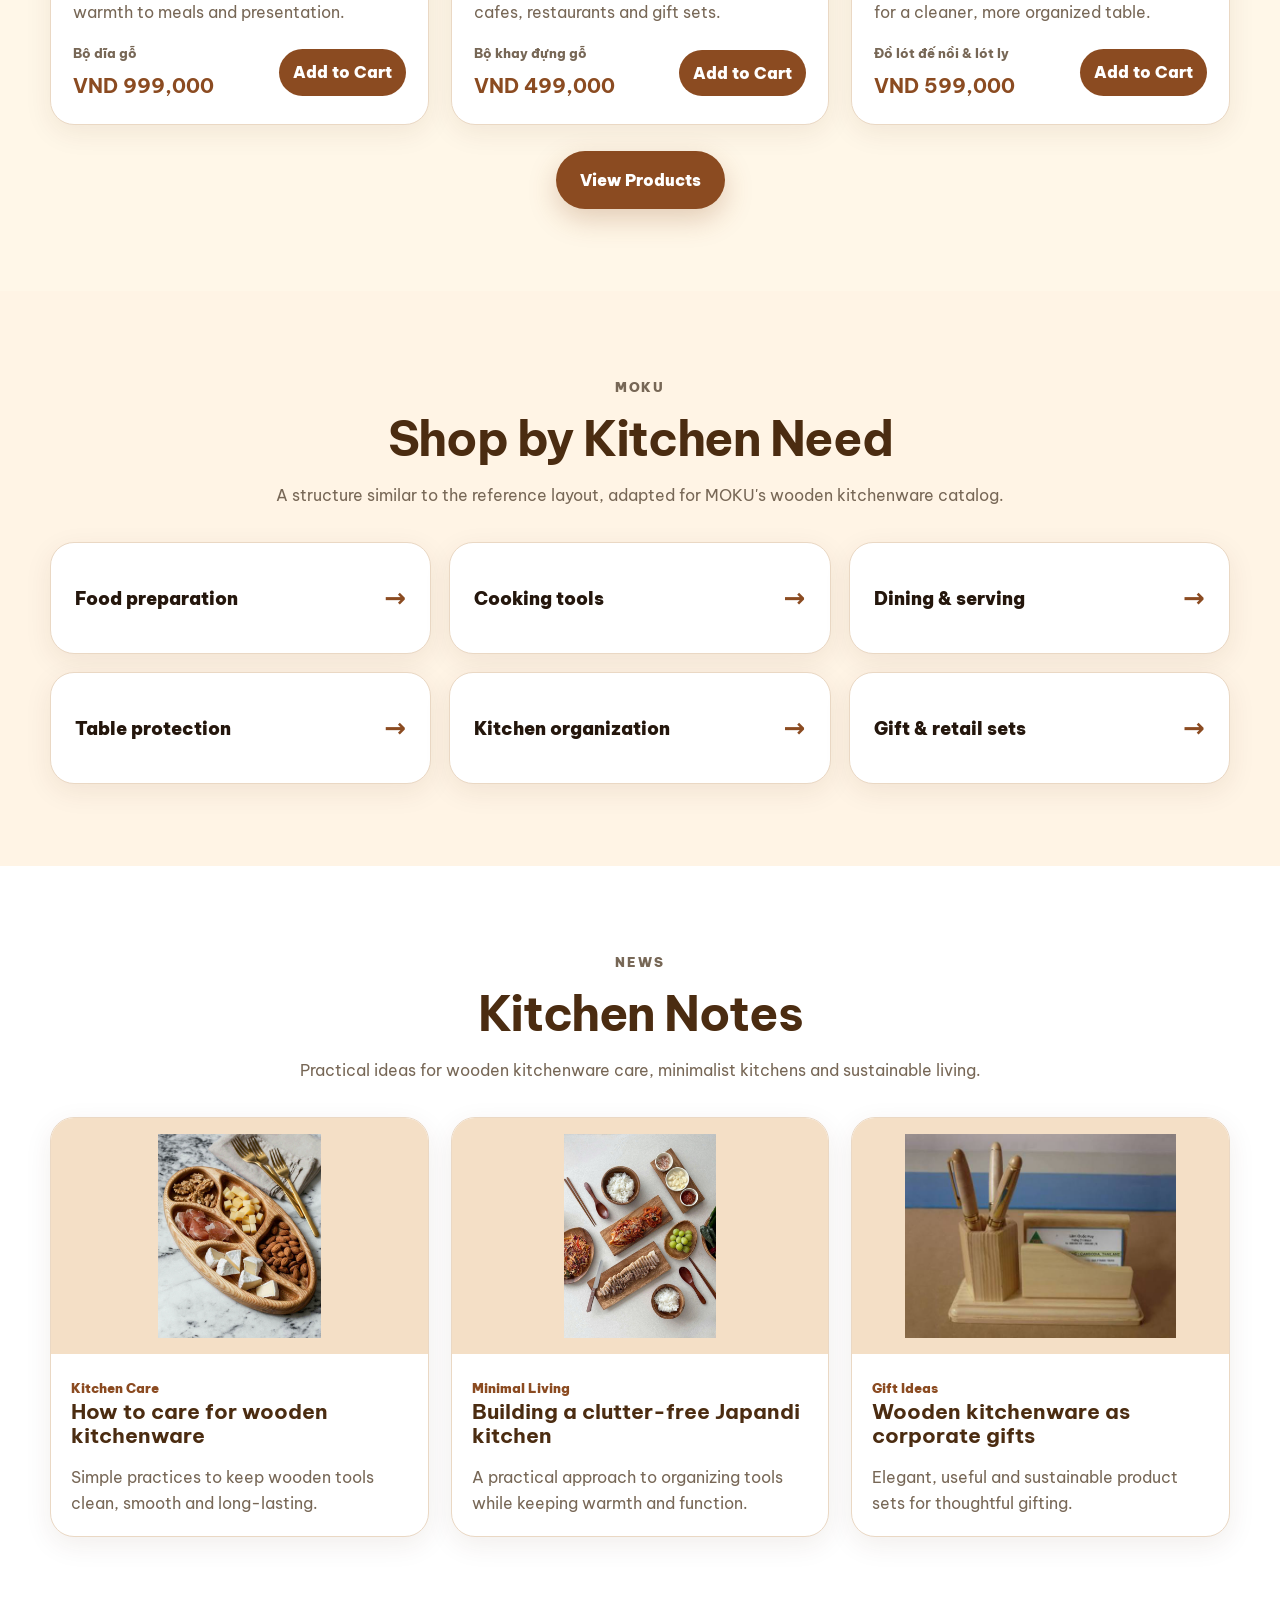
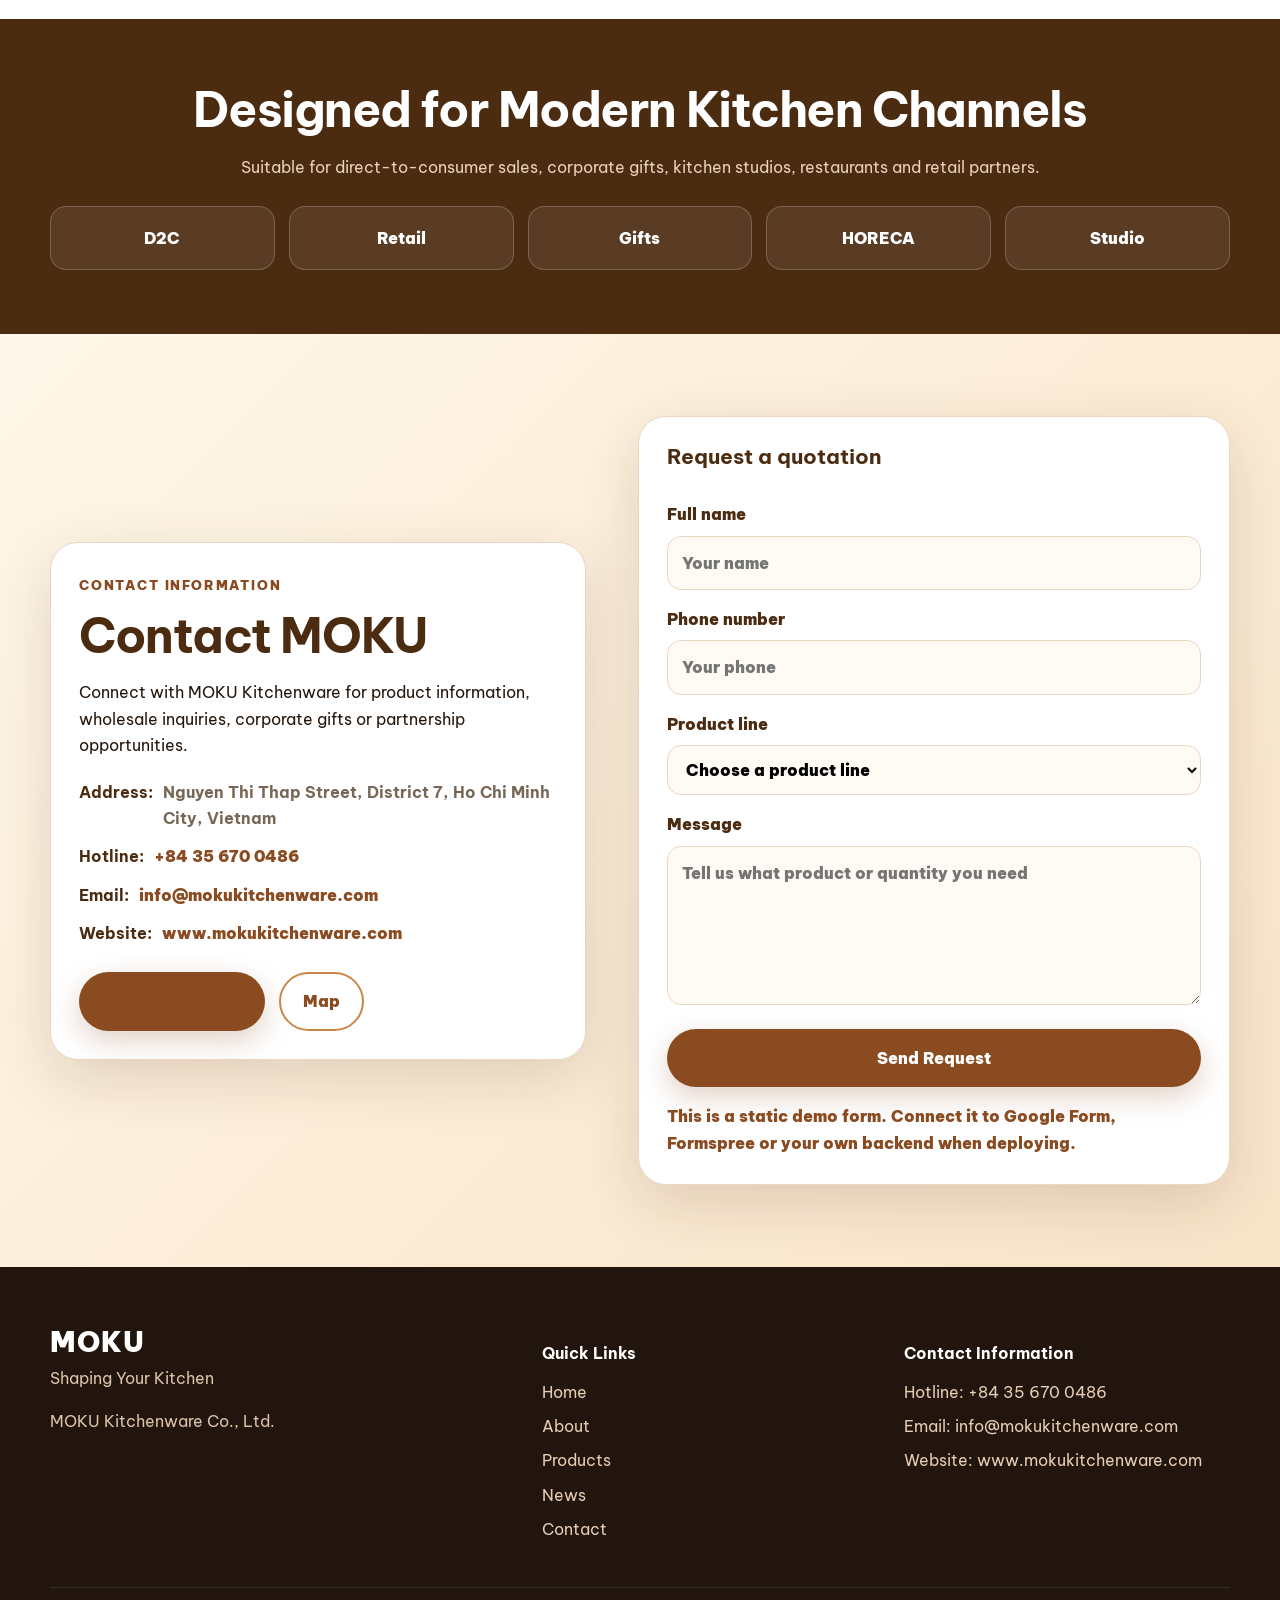
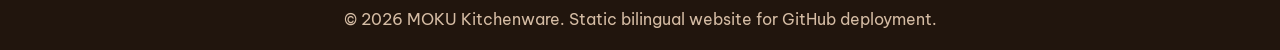
<file: trang-chu/index.html>
<!doctype html>
<html lang="en">
<head>
  <meta charset="utf-8">
  <meta name="viewport" content="width=device-width, initial-scale=1">
  <meta name="description" content="MOKU Kitchenware - Shaping Your Kitchen">
  <title>MOKU Kitchenware - Shaping Your Kitchen</title>
  <link rel="icon" href="../assets/images/favicon.svg">
  <link rel="preconnect" href="https://fonts.googleapis.com">
  <link rel="preconnect" href="https://fonts.gstatic.com" crossorigin>
  <link href="https://fonts.googleapis.com/css2?family=Be+Vietnam+Pro:wght@400;500;600;700;800;900&display=swap" rel="stylesheet">
  <link rel="stylesheet" href="../assets/css/style.css">
</head>
<body>
  <header class="site-header" id="top">
    <div class="topbar">
      <div class="container topbar__inner">
        <div class="topbar__left"><span data-i18n="common.legalPrefix">Official company</span>: <strong class="company-name">MOKU Kitchenware Co., Ltd.</strong></div>
        <div class="topbar__right"><span data-i18n="common.hotline">Hotline</span>: <a class="phone-link company-phone" href="#">+84 35 670 0486</a><span>•</span><span class="company-address">Nguyen Thi Thap Street, District 7, Ho Chi Minh City, Vietnam</span></div>
      </div>
    </div>
    <nav class="navbar" aria-label="Main navigation">
      <div class="container navbar__inner">
        <a href="../trang-chu/" class="brand" data-route="home" aria-label="MOKU Kitchenware">
          <img src="../assets/images/logo.png" alt="MOKU Kitchenware" class="brand__logo">
          <span class="brand__text">MOKU <small class="brand__tag">Shaping Your Kitchen</small></span>
        </a>
        <button class="nav-toggle" id="navToggle" aria-label="Open menu" aria-expanded="false">☰</button>
        <ul class="nav-links" id="navLinks">
          <li><a href="../trang-chu/" data-route="home" data-i18n="common.navHome">Home</a></li>
          <li><a href="../gioi-thieu/" data-route="about" data-i18n="common.navAbout">About</a></li>
          <li class="has-dropdown">
            <a href="../san-pham/" data-route="products" data-i18n="common.navProducts">Products</a>
            <ul class="dropdown">
              <li><a href="../san-pham/" data-route="products" data-product-menu="0">Multi-Functional Cutting Board Set</a></li>
              <li><a href="../san-pham/" data-route="products" data-product-menu="2">Cooking Utensils Set</a></li>
              <li><a href="../san-pham/" data-route="products" data-product-menu="4">Serving Plate &Tray Set</a></li>
              <li><a href="../san-pham/" data-route="products" data-product-menu="5">Pot Trivets & Coasters</a></li>
              <li><a href="../san-pham/" data-route="products" data-product-menu="6">Knife & Scissors Block</a></li>
            </ul>
          </li>
          <li><a href="../tin-tuc/" data-route="news" data-i18n="common.navNews">News</a></li>
          <li><a href="../lien-he/" data-route="contact" data-i18n="common.navContact">Contact</a></li>
          <li><div class="lang-switch" aria-label="Language"><button type="button" data-lang="en">EN</button><button type="button" data-lang="vi">VI</button></div></li>
          <li><button class="quote-basket" id="openQuote" type="button"><span id="quoteCount">0</span> <em data-i18n="common.quoteList">Quote List</em></button></li>
        </ul>
      </div>
    </nav>
  </header>

  <main id="pageRoot"></main>

  <footer class="footer">
    <div class="container footer__grid">
      <div>
        <div class="logo-word">MOKU</div>
        <p data-i18n="common.brandTagline">Shaping Your Kitchen</p>
        <p class="company-name">MOKU Kitchenware Co., Ltd.</p>
      </div>
      <div>
        <h4 data-i18n="common.quickLinks">Quick Links</h4>
        <a href="../trang-chu/" data-route="home" data-i18n="common.navHome">Home</a>
        <a href="../gioi-thieu/" data-route="about" data-i18n="common.navAbout">About</a>
        <a href="../san-pham/" data-route="products" data-i18n="common.navProducts">Products</a>
        <a href="../tin-tuc/" data-route="news" data-i18n="common.navNews">News</a>
        <a href="../lien-he/" data-route="contact" data-i18n="common.navContact">Contact</a>
      </div>
      <div>
        <h4 data-i18n="common.contactInfo">Contact Information</h4>
        <a class="phone-link" href="#"><span data-i18n="common.hotline">Hotline</span>: <span class="company-phone">+84 35 670 0486</span></a>
        <a class="email-link" href="#"><span data-i18n="common.email">Email</span>: <span class="company-email">info@mokukitchenware.com</span></a>
        <a class="website-link" href="#" target="_blank" rel="noopener"><span data-i18n="common.website">Website</span>: <span class="company-website">www.mokukitchenware.com</span></a>
      </div>
    </div>
    <div class="container footer__bottom">© 2026 MOKU Kitchenware. Static bilingual website for GitHub deployment.</div>
  </footer>

  <div class="floating-actions" aria-label="Quick contact">
    <a class="phone-link" href="#" data-i18n="common.call">Call</a>
    <a class="zalo-link" href="#" target="_blank" rel="noopener" data-i18n="common.zalo">Zalo</a>
    <button id="floatQuote" type="button" data-i18n="common.quoteList">Cart</button>
  </div>

  <aside class="cart-panel" id="quotePanel" aria-hidden="true">
    <div class="cart-panel__box">
      <div class="cart-panel__header"><h3 id="quotePanelTitle">Quote List</h3><button id="closeQuote" type="button" aria-label="Close">×</button></div>
      <div class="quote-items" id="quoteItems"></div>
      <div class="cart-total"><span id="cartSubtotalLabel">Subtotal</span><strong id="cartTotal">0đ</strong></div>
      <div class="quote-actions"><button class="btn btn--primary" id="openQuoteLink" type="button">Open Quote Link</button><button class="btn btn--outline" id="clearQuote" type="button">Clear List</button></div>
    </div>
  </aside>

  <script>window.MOKU_BASE = "../"; window.MOKU_PAGE = "home";</script>
  <script src="../assets/js/config.js"></script>
  <script src="../assets/js/content.js"></script>
  <script src="../assets/js/main.js"></script>
</body>
</html>
</file>
<file: assets/css/style.css>
:root{
  --primary:#8B4B21;
  --primary-dark:#4B2C11;
  --primary-soft:#C98747;
  --cream:#FFF7E8;
  --cream-2:#F9E1BE;
  --surface:#ffffff;
  --text:#24160c;
  --muted:#776756;
  --border:#ead8c4;
  --shadow:0 18px 60px rgba(75,44,17,.16);
  --radius:24px;
  --container:1180px;
}
*{box-sizing:border-box}
html{scroll-behavior:smooth}
body{margin:0;font-family:"Be Vietnam Pro",Inter,system-ui,-apple-system,BlinkMacSystemFont,"Segoe UI",Arial,sans-serif;color:var(--text);background:#fff;line-height:1.65}
a{color:inherit;text-decoration:none}
img{max-width:100%;display:block}
button,input,textarea,select{font:inherit}
.container{width:min(var(--container),calc(100% - 36px));margin-inline:auto}
.site-header{position:sticky;top:0;z-index:50;background:rgba(255,255,255,.94);backdrop-filter:blur(14px);box-shadow:0 10px 32px rgba(75,44,17,.08)}
.topbar{background:var(--primary-dark);color:#fff;font-size:13px}
.topbar__inner{display:flex;gap:18px;justify-content:space-between;align-items:center;flex-wrap:wrap;min-height:38px}
.topbar__inner a{color:#ffe3bd;font-weight:700}
.topbar__left,.topbar__right{display:flex;gap:16px;align-items:center;flex-wrap:wrap}
.navbar{background:#fff;border-bottom:1px solid var(--border)}
.navbar__inner{height:82px;display:flex;align-items:center;justify-content:space-between;gap:22px;position:relative}
.brand{display:flex;align-items:center;gap:12px;min-width:190px}
.brand__logo{width:132px;height:58px;object-fit:contain;object-position:left center}
.brand__text{display:grid;line-height:1.05;font-weight:900;letter-spacing:.02em;color:#111}
.brand__tag{font-size:11px;font-weight:700;color:var(--muted);letter-spacing:.18em;text-transform:uppercase;margin-top:4px}
.nav-toggle{display:none;border:0;background:var(--cream);width:44px;height:44px;border-radius:999px;font-size:22px;cursor:pointer;color:var(--primary-dark)}
.nav-links{list-style:none;display:flex;align-items:center;gap:6px;margin:0;padding:0}
.nav-links a,.nav-links button{border:0;background:transparent;padding:12px 13px;border-radius:999px;font-weight:800;color:var(--primary-dark);cursor:pointer}
.nav-links a:hover,.nav-links a.active,.nav-links button:hover{background:var(--cream);color:var(--primary)}
.has-dropdown{position:relative}
.dropdown{position:absolute;top:100%;left:0;min-width:270px;background:#fff;border:1px solid var(--border);border-radius:18px;padding:10px;list-style:none;margin:0;box-shadow:var(--shadow);opacity:0;visibility:hidden;transform:translateY(8px);transition:.2s ease}
.has-dropdown:hover .dropdown{opacity:1;visibility:visible;transform:translateY(0)}
.dropdown a{display:block;border-radius:12px;padding:10px 12px;white-space:nowrap}
.lang-switch{display:flex;background:var(--cream);padding:4px;border-radius:999px;gap:3px}
.lang-switch button{padding:7px 10px;border-radius:999px;font-size:12px;line-height:1}
.lang-switch button.active{background:var(--primary);color:#fff}
.quote-basket{background:var(--primary)!important;color:#fff!important;display:inline-flex;align-items:center;gap:8px}
.quote-basket span{background:#fff;color:var(--primary);min-width:24px;height:24px;display:inline-grid;place-items:center;border-radius:999px;font-size:12px}
.hero{background:linear-gradient(135deg,#fffaf2 0%,#fde4c1 55%,#f6c987 100%);padding:86px 0 70px;overflow:hidden}
.hero__grid{display:grid;grid-template-columns:1.04fr .96fr;gap:50px;align-items:center}
.eyebrow{display:inline-flex;align-items:center;gap:8px;margin:0 0 13px;color:var(--primary);font-weight:900;text-transform:uppercase;letter-spacing:.14em;font-size:13px}
h1,h2,h3{line-height:1.13;margin:0 0 16px;color:var(--primary-dark)}
h1{font-size:clamp(42px,6vw,78px);letter-spacing:-.04em}
h2{font-size:clamp(30px,4vw,48px);letter-spacing:-.03em}
h3{font-size:21px}
p{margin:0 0 16px}.hero__desc,.section-lead{font-size:18px;color:var(--muted);max-width:720px}.hero__actions,.button-row{display:flex;gap:14px;flex-wrap:wrap;margin-top:26px}.btn{display:inline-flex;align-items:center;justify-content:center;gap:8px;border-radius:999px;padding:14px 22px;font-weight:900;border:2px solid transparent;cursor:pointer}.btn--primary{background:var(--primary);color:#fff;box-shadow:0 10px 28px rgba(139,75,33,.25)}.btn--primary:hover{background:var(--primary-dark);transform:translateY(-2px)}.btn--outline{background:#fff;color:var(--primary-dark);border-color:var(--primary-soft)}.btn--outline:hover{background:var(--cream);transform:translateY(-2px)}
.hero__visual{position:relative;min-height:460px;display:grid;place-items:center}.hero__visual:before{content:"";position:absolute;inset:40px 20px;background:rgba(255,255,255,.55);border-radius:54px;filter:blur(2px)}.hero__visual img{position:relative;z-index:1;width:min(560px,100%);filter:drop-shadow(0 30px 42px rgba(75,44,17,.19))}.hero-card{position:absolute;z-index:2;background:#fff;border:1px solid var(--border);border-radius:18px;padding:14px 18px;box-shadow:var(--shadow);font-weight:900;color:var(--primary-dark)}.hero-card--one{left:20px;top:80px}.hero-card--two{right:12px;bottom:78px}
.features{margin-top:-34px;position:relative;z-index:3}.feature-grid{display:grid;grid-template-columns:repeat(4,1fr);gap:18px}.feature-card{background:#fff;border:1px solid var(--border);border-radius:var(--radius);padding:24px;box-shadow:var(--shadow)}.feature-card span{width:54px;height:54px;display:grid;place-items:center;background:var(--cream);border-radius:18px;font-size:25px;margin-bottom:15px}.feature-card p{color:var(--muted);margin-bottom:0}
.section{padding:82px 0}.section--cream{background:var(--cream)}.section-heading{text-align:center;max-width:780px;margin:0 auto 34px}.section-heading .eyebrow{justify-content:center}.section-heading p{color:var(--muted)}.about__grid,.contact__grid{display:grid;grid-template-columns:.95fr 1.05fr;gap:52px;align-items:center}.section-image{border-radius:34px;overflow:hidden;background:linear-gradient(135deg,#ffe6c3,#fff7e8);box-shadow:var(--shadow);min-height:330px;display:grid;place-items:center;padding:25px}.section-image img{width:min(520px,100%)}.section-content p{color:var(--muted)}
.stats{display:grid;grid-template-columns:repeat(3,1fr);gap:14px;margin-top:26px}.stats div{background:#fff;border:1px solid var(--border);border-radius:18px;padding:18px}.stats strong{display:block;color:var(--primary);font-size:28px}.stats span{font-size:13px;color:var(--muted);font-weight:700}
.value-grid{display:grid;grid-template-columns:repeat(4,1fr);gap:18px}.value-card,.mission-card{background:#fff;border:1px solid var(--border);border-radius:var(--radius);padding:24px;box-shadow:0 8px 28px rgba(75,44,17,.08)}.value-card strong{display:grid;place-items:center;width:48px;height:48px;border-radius:16px;background:var(--primary);color:#fff;font-size:24px;margin-bottom:14px}.value-card p,.mission-card p{color:var(--muted);margin:0}.mission-grid{display:grid;grid-template-columns:repeat(2,1fr);gap:22px;margin-top:28px}.mission-card h3{display:flex;gap:9px;align-items:center}
.filter-bar{display:flex;justify-content:center;gap:10px;flex-wrap:wrap;margin-bottom:30px}.filter-btn{border:1px solid var(--border);background:#fff;color:var(--primary-dark);border-radius:999px;padding:10px 16px;font-weight:900;cursor:pointer}.filter-btn.active,.filter-btn:hover{background:var(--primary);color:#fff;border-color:var(--primary)}.product-grid{display:grid;grid-template-columns:repeat(3,1fr);gap:22px}.product-card{background:#fff;border:1px solid var(--border);border-radius:var(--radius);overflow:hidden;box-shadow:0 8px 28px rgba(75,44,17,.08);transition:.25s ease}.product-card:hover{transform:translateY(-5px);box-shadow:var(--shadow)}.product-card img{width:100%;aspect-ratio:4/3;object-fit:contain;background:#fff4e5;padding:22px}.product-card__body{padding:22px}.badge{display:inline-flex;background:var(--cream);color:var(--primary);border-radius:999px;padding:6px 10px;font-weight:900;font-size:12px;margin-bottom:12px}.product-card__body p{color:var(--muted)}.product-card__bottom{display:flex;justify-content:space-between;align-items:center;gap:12px;margin-top:18px}.product-card__bottom strong{color:var(--primary)}.add-quote{border:0;background:var(--primary);color:#fff;border-radius:999px;padding:10px 14px;font-weight:900;cursor:pointer}.add-quote:hover{background:var(--primary-dark)}
.category-section{background:#fff4e5}.category-grid{display:grid;grid-template-columns:repeat(3,1fr);gap:18px}.category-card{display:flex;justify-content:space-between;align-items:center;min-height:112px;padding:24px;background:#fff;border:1px solid var(--border);border-radius:var(--radius);font-size:18px;font-weight:900;box-shadow:0 8px 28px rgba(75,44,17,.08)}.category-card span{color:var(--primary);font-size:26px}.category-card:hover{transform:translateY(-3px);box-shadow:var(--shadow)}
.news-grid{display:grid;grid-template-columns:repeat(3,1fr);gap:22px}.news-card{background:#fff;border:1px solid var(--border);border-radius:var(--radius);overflow:hidden;box-shadow:0 8px 28px rgba(75,44,17,.08)}.news-card img{width:100%;aspect-ratio:16/10;object-fit:contain;background:#f4dfc6;padding:16px}.news-card div{padding:20px}.news-card time{color:var(--primary);font-weight:900;font-size:13px}.news-card p{color:var(--muted);margin-bottom:0}
.partners{padding:64px 0;background:var(--primary-dark);color:#fff;text-align:center}.partners h2{color:#fff}.partners p{color:#ead2b8}.partner-row{display:grid;grid-template-columns:repeat(5,1fr);gap:14px;margin-top:26px}.partner-row span{padding:18px;border:1px solid rgba(255,255,255,.2);border-radius:16px;background:rgba(255,255,255,.08);font-weight:900}.contact{background:linear-gradient(135deg,#fff7e9,#f9e4c9)}.contact-card,.quote-form{background:#fff;border:1px solid var(--border);border-radius:28px;padding:28px;box-shadow:var(--shadow)}.contact-list{display:grid;gap:12px;margin:20px 0}.contact-list a,.contact-list div{display:flex;gap:10px;color:var(--muted);font-weight:700}.contact-list strong{color:var(--primary-dark)}.contact-card a{color:var(--primary);font-weight:900}.quote-form{display:grid;gap:16px}.quote-form label{font-weight:900;color:var(--primary-dark)}.quote-form input,.quote-form textarea,.quote-form select{width:100%;margin-top:8px;border:1px solid var(--border);border-radius:14px;padding:13px 14px;outline:none;background:#fffaf4}.quote-form input:focus,.quote-form textarea:focus,.quote-form select:focus{border-color:var(--primary);box-shadow:0 0 0 4px rgba(139,75,33,.12)}.form-note{margin:0;color:var(--primary);font-weight:900}.page-hero{background:linear-gradient(135deg,#fffaf2,#f7d4a5);padding:64px 0}.page-hero .container{display:grid;gap:12px}.breadcrumb{font-size:13px;color:var(--muted);font-weight:800}.breadcrumb a{color:var(--primary)}.list-check{display:grid;gap:13px;padding:0;margin:20px 0 0;list-style:none}.list-check li{background:#fff;border:1px solid var(--border);border-radius:18px;padding:15px 18px;color:var(--muted)}.list-check strong{color:var(--primary-dark)}
.footer{background:#21150d;color:#f7ecdd;padding-top:52px}.footer__grid{display:grid;grid-template-columns:1.4fr 1fr 1fr;gap:36px}.footer h3,.footer h4{color:#fff;margin-bottom:12px}.footer p{color:#dcc3aa}.footer a{display:block;color:#e7cdb3;margin:8px 0}.footer__bottom{margin-top:36px;padding:18px;border-top:1px solid rgba(255,255,255,.1);text-align:center;color:#d5bca4}.footer .logo-word{font-size:28px;font-weight:900;color:#fff;letter-spacing:.04em}.floating-actions{position:fixed;right:18px;bottom:18px;z-index:40;display:grid;gap:10px}.floating-actions a,.floating-actions button{width:54px;height:54px;display:grid;place-items:center;background:var(--primary);color:#fff;border-radius:999px;box-shadow:var(--shadow);font-size:13px;font-weight:900;border:0;cursor:pointer}.floating-actions a:hover,.floating-actions button:hover{background:var(--primary-dark);transform:translateY(-2px)}
.cart-panel{position:fixed;inset:0;z-index:100;background:rgba(21,13,7,.5);display:none;justify-content:flex-end}.cart-panel.active{display:flex}.cart-panel__box{width:min(430px,92vw);height:100%;background:#fff;padding:22px;display:flex;flex-direction:column;gap:18px;box-shadow:-20px 0 60px rgba(0,0,0,.22)}.cart-panel__header{display:flex;justify-content:space-between;align-items:center}.cart-panel__header button{border:0;background:#f5e4d0;width:42px;height:42px;border-radius:999px;cursor:pointer;font-size:28px;color:var(--primary-dark)}.quote-items{flex:1;overflow:auto;display:grid;align-content:start;gap:12px}.quote-item{display:grid;grid-template-columns:1fr auto;gap:8px;border:1px solid var(--border);border-radius:16px;padding:12px}.quote-item button{border:0;background:transparent;color:#c0392b;cursor:pointer;font-weight:900}.quote-actions{display:grid;gap:10px;border-top:1px solid var(--border);padding-top:14px}.empty-note{color:var(--muted)}.reveal{opacity:0;transform:translateY(24px);transition:.65s ease}.reveal.visible{opacity:1;transform:translateY(0)}
@media (max-width:980px){.nav-toggle{display:block}.nav-links{position:absolute;top:78px;left:16px;right:16px;display:none;flex-direction:column;align-items:stretch;background:#fff;border:1px solid var(--border);border-radius:20px;padding:12px;box-shadow:var(--shadow)}.nav-links.active{display:flex}.nav-links li,.nav-links a,.nav-links button{width:100%;text-align:left}.dropdown{position:static;opacity:1;visibility:visible;transform:none;box-shadow:none;border:0;padding-left:20px}.hero__grid,.about__grid,.contact__grid{grid-template-columns:1fr}.feature-grid,.value-grid,.product-grid{grid-template-columns:repeat(2,1fr)}.category-grid,.news-grid{grid-template-columns:1fr 1fr}.partner-row{grid-template-columns:repeat(2,1fr)}.footer__grid,.mission-grid{grid-template-columns:1fr}.brand__logo{width:115px}}
@media (max-width:640px){.topbar__inner{justify-content:center;text-align:center;padding:8px 0}.topbar__left,.topbar__right{justify-content:center}.navbar__inner{height:74px}.brand__logo{width:104px;height:50px}.brand__text{display:none}.hero{padding:56px 0 44px}.hero__visual{min-height:auto}.hero-card{position:static;display:inline-block;margin:8px 8px 0 0}.feature-grid,.value-grid,.product-grid,.category-grid,.news-grid,.stats{grid-template-columns:1fr}.section{padding:56px 0}.partner-row{grid-template-columns:1fr}.floating-actions{right:10px;bottom:10px}.floating-actions a,.floating-actions button{width:46px;height:46px}.hero__actions,.button-row{display:grid}.btn{width:100%}}
.product-card__meta{display:grid;gap:4px;min-width:0}.product-card__meta span{font-size:13px;color:var(--muted);font-weight:800}.product-price{font-size:20px;color:var(--primary)!important}.cart-item{grid-template-columns:1fr;gap:12px}.cart-item__info{display:grid;gap:4px}.cart-item__info span{color:var(--muted);font-weight:800}.cart-item__tools{display:flex;justify-content:space-between;align-items:center;gap:12px;flex-wrap:wrap}.qty-control{display:inline-flex;align-items:center;border:1px solid var(--border);border-radius:999px;overflow:hidden;background:#fffaf4}.qty-control button{width:34px;height:34px;border:0;background:transparent;color:var(--primary-dark);font-weight:900;cursor:pointer}.qty-control span{min-width:34px;text-align:center;font-weight:900;color:var(--primary-dark)}.cart-remove{border:0;background:transparent;color:#c0392b;cursor:pointer;font-weight:900}.cart-total{display:flex;align-items:center;justify-content:space-between;border-top:1px solid var(--border);padding-top:14px}.cart-total span{font-weight:900;color:var(--primary-dark)}.cart-total strong{color:var(--primary);font-size:24px}.add-cart{white-space:nowrap}@media (max-width:640px){.product-card__bottom{align-items:flex-start;flex-direction:column}.add-cart{width:100%}}
</file>
